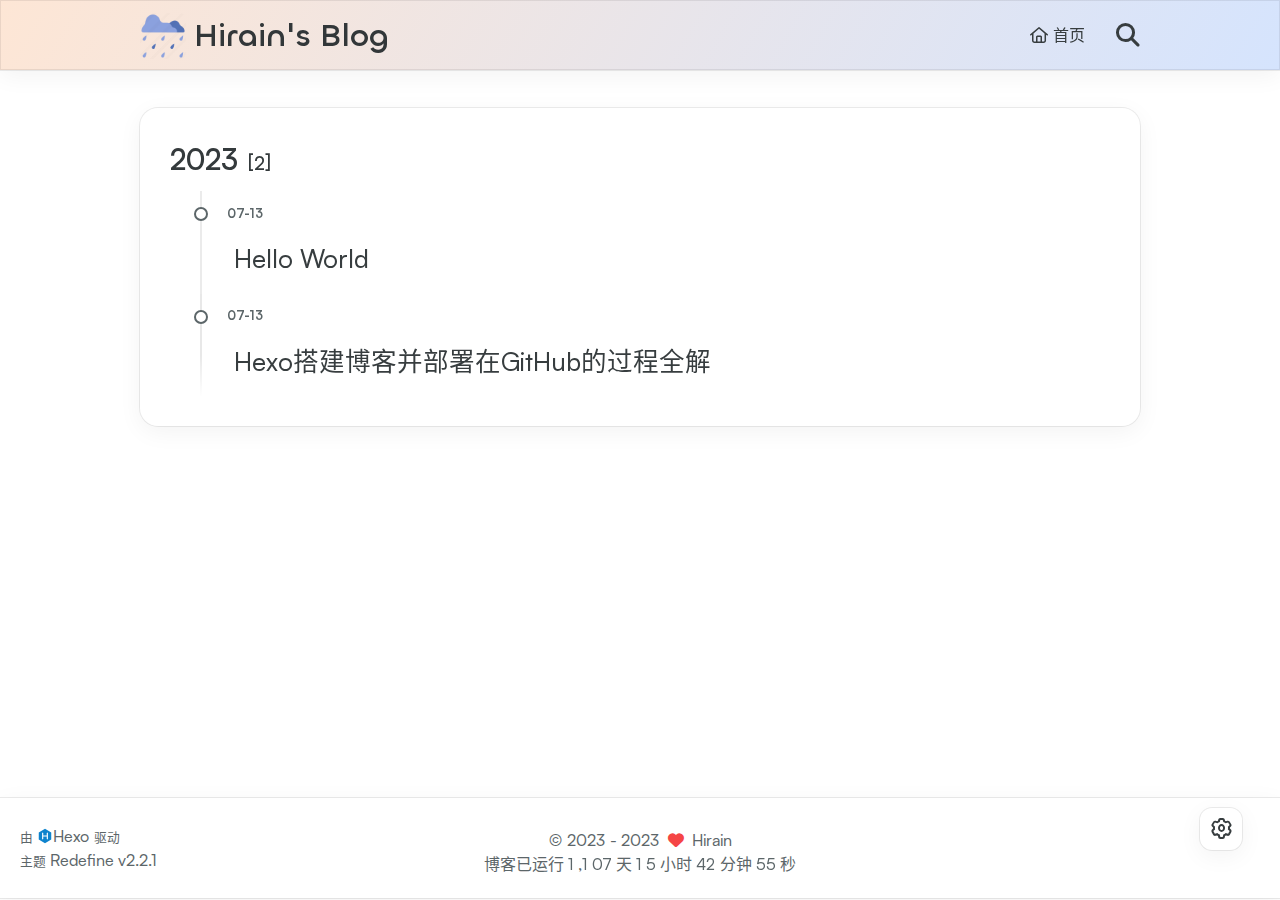
<file: archives/index.html>
<!DOCTYPE html>
<html lang="zh-CN">
<head>
    <meta charset="utf-8">
    <meta name="viewport" content="width=device-width, initial-scale=1">
    <meta name="keywords" content="Hexo Theme Redefine">
    
    <meta name="author" content="Hirain">
    <!-- preconnect -->
    <link rel="preconnect" href="https://fonts.googleapis.com">
    <link rel="preconnect" href="https://fonts.gstatic.com" crossorigin>
    
    
    <!--- Seo Part-->
    
    <link rel="canonical" href="https://52Rain.github.io.git/archives/"/>
    <meta name="robots" content="index,follow">
    <meta name="googlebot" content="index,follow">
    <meta name="revisit-after" content="1 days">
    
        <meta property="og:type" content="website">
<meta property="og:title" content="Hexo">
<meta property="og:url" content="https://52rain.github.io.git/archives/index.html">
<meta property="og:site_name" content="Hexo">
<meta property="og:locale" content="zh_CN">
<meta property="article:author" content="John Doe">
<meta name="twitter:card" content="summary">
    
    
    <!--- Icon Part-->
    <link rel="icon" type="image/png" href="/images/rain1.ico" sizes="192x192">
    <link rel="apple-touch-icon" sizes="180x180" href="/images/rain1.ico">
    <meta name="theme-color" content="#A31F34">
    <link rel="shortcut icon" href="/images/rain1.ico">
    <!--- Page Info-->
    
    <title>
        
            归档 -
        
        Hirain&#39;s Blog
    </title>
    
<link rel="stylesheet" href="/css/style.css">

    
<link rel="stylesheet" href="/fonts/fonts.css">

    
<link rel="stylesheet" href="/fonts/Satoshi/satoshi.css">

    
<link rel="stylesheet" href="/fonts/Chillax/chillax.css">

    <!--- Font Part-->
    
    
    
    

    <!--- Inject Part-->
    
    <script id="hexo-configurations">
    let Global = window.Global || {};
    Global.hexo_config = {"hostname":"52rain.github.io.git","root":"/","language":"zh-CN"};
    Global.theme_config = {"articles":{"style":{"font_size":"16px","line_height":1.5,"image_border_radius":"14px","image_alignment":"center","image_caption":false,"link_icon":true},"word_count":{"enable":true,"count":true,"min2read":true},"author_label":{"enable":true,"auto":true,"list":["Lv1","Lv2","Lv3"]},"code_block":{"copy":true,"style":"simple","font":{"enable":false,"family":null,"url":null}},"toc":{"enable":true,"max_depth":3,"number":false,"expand":true,"init_open":true},"copyright":true,"lazyload":true,"recommendation":{"enable":false,"title":"推荐阅读","limit":3,"mobile_limit":2,"placeholder":"/images/wallhaven-wqery6-light.webp","skip_dirs":[]}},"colors":{"primary":"#A31F34","secondary":null},"global":{"fonts":{"chinese":{"enable":false,"family":null,"url":null},"english":{"enable":false,"family":null,"url":null}},"content_max_width":"1000px","sidebar_width":"210px","hover":{"shadow":true,"scale":false},"scroll_progress":{"bar":false,"percentage":true},"busuanzi_counter":{"enable":false,"site_pv":true,"site_uv":true,"post_pv":true},"pjax":true,"open_graph":true,"google_analytics":{"enable":false,"id":null}},"home_banner":{"enable":true,"style":"fixed","image":{"light":"/images/home_page_light.png","dark":"/images/home_page_dark.png"},"title":"你好，这个世界！","subtitle":{"text":["空山新雨后，天气晚来秋。 ——王维","小楼一夜听春雨，深巷明朝卖杏花。 ——陆游","昨夜雨疏风骤，浓睡不消残酒。——李清照","云青青兮欲雨，水澹澹兮生烟。 ——李白"],"hitokoto":{"enable":false,"api":"https://v1.hitokoto.cn"},"typing_speed":100,"backing_speed":80,"starting_delay":500,"backing_delay":1500,"loop":true,"smart_backspace":true},"text_color":{"light":"#fff","dark":"#d1d1b6"},"text_style":{"title_size":"2.8rem","subtitle_size":"1.5rem","line_height":1.2},"custom_font":{"enable":false,"family":null,"url":null},"social_links":{"enable":false,"links":{"github":null,"instagram":null,"zhihu":null,"twitter":null,"email":null}}},"plugins":{"feed":{"enable":"ture"},"aplayer":{"enable":false,"type":"fixed","audios":[{"name":"Imagine","artist":"John Lennon","url":"https://evan.beee.top/music/Imagine%20-%20John%20Lennon.mp3","cover":"https://evan.beee.top/music/covers/Lennon_Imagine_Sleeve_1975.jpg"},{"name":"Something Just Like This","artist":"Coldplay","url":"https://evan.beee.top/music/Something%20Just%20Like%20This%20-%20The%20Chainsmokers%E3%80%81Coldplay.mp3","cover":"https://evan.beee.top/music/covers/Something_Just_Like_This.png"}]},"mermaid":{"enable":false,"version":"9.3.0"}},"version":"2.2.1","navbar":{"auto_hide":false,"color":{"left":"#f78736","right":"#367df7","transparency":35},"links":{"Home":{"path":"/","icon":"fa-regular fa-house"}},"search":{"enable":true,"preload":true}},"page_templates":{"friends_column":2,"tags_style":"blur"},"home":{"sidebar":{"enable":true,"position":"left","first_item":"menu","announcement":null,"links":{"Archives":{"path":"/archives","icon":"fa-regular fa-archive"},"Tags":{"path":"/tags","icon":"fa-regular fa-tags"},"Categories":{"path":"/categories","icon":"fa-regular fa-folder"}}},"article_date_format":"YYYY-MM-DD","categories":{"enable":true,"limit":3},"tags":{"enable":true,"limit":3}},"footerStart":"2023/7/12 21:30:00"};
    Global.language_ago = {"second":"%s 秒前","minute":"%s 分钟前","hour":"%s 小时前","day":"%s 天前","week":"%s 周前","month":"%s 个月前","year":"%s 年前"};
    Global.data_config = {"masonry":false};
  </script>
    
    <!--- Fontawesome Part-->
    
<link rel="stylesheet" href="/fontawesome/fontawesome.min.css">

    
<link rel="stylesheet" href="/fontawesome/brands.min.css">

    
<link rel="stylesheet" href="/fontawesome/solid.min.css">

    
<link rel="stylesheet" href="/fontawesome/regular.min.css">

    
    
    
    
<meta name="generator" content="Hexo 6.3.0"></head>


<body>
<div class="progress-bar-container">
    

    
        <span class="pjax-progress-bar"></span>
        <span class="pjax-progress-icon">
            <i class="fa-solid fa-circle-notch fa-spin"></i>
        </span>
    
</div>


<main class="page-container">

    

    <div class="main-content-container">

        <div class="main-content-header">
            <header class="navbar-container">
    
    <div class="navbar-content">
        <div class="left">
            
                <a class="logo-image" href="/">
                    <img src="/images/rain1.png">
                </a>
            
            <a class="logo-title" href="/">
                
                Hirain&#39;s Blog
                
            </a>
        </div>

        <div class="right">
            <!-- PC -->
            <div class="desktop">
                <ul class="navbar-list">
                    
                        
                            <li class="navbar-item">
                                <!-- Menu -->
                                <a class="" 
                                    href="/"  >
                                    
                                        
                                            <i class="fa-regular fa-house"></i>
                                        
                                        首页
                                    
                                </a>
                                <!-- Submenu -->
                                
                            </li>
                    
                    
                        <li class="navbar-item search search-popup-trigger">
                            <i class="fa-solid fa-magnifying-glass"></i>
                        </li>
                    
                </ul>
            </div>
            <!-- Mobile -->
            <div class="mobile">
                
                    <div class="icon-item search search-popup-trigger"><i class="fa-solid fa-magnifying-glass"></i></div>
                
                <div class="icon-item navbar-bar">
                    <div class="navbar-bar-middle"></div>
                </div>
            </div>
        </div>
    </div>

    <!-- Mobile drawer -->
    <div class="navbar-drawer">
        <ul class="drawer-navbar-list">
            
                
                    <li class="drawer-navbar-item flex-center">
                        <a class="" 
                        href="/"  >
                             
                                
                                    <i class="fa-regular fa-house"></i>
                                
                                首页
                            
                        </a>
                    </li>
                    <!-- Submenu -->
                    
            

        </ul>
    </div>

    <div class="window-mask"></div>

</header>


        </div>

        <div class="main-content-body">

            

            <div class="main-content">

                
                    <div class="fade-in-down-animation">
    <div class="archive-container ">
        
<div class="archive-list-container">
    
        <section class="archive-item">
            <div class="archive-item-header">
                <span class="archive-year">2023</span>
                <span class="archive-year-post-count">[2]</span>
            </div>
            <ul class="article-list">
              
              <li class="article-item" date-is='07-13'>
                <a href="/2023/07/13/hello-world/">
                  <span class="article-title">Hello World</span>
                </a>
              </li>
              
              <li class="article-item" date-is='07-13'>
                <a href="/2023/07/13/Hexo%E6%90%AD%E5%BB%BA%E5%8D%9A%E5%AE%A2%E5%B9%B6%E9%83%A8%E7%BD%B2%E5%9C%A8GitHub%E7%9A%84%E8%BF%87%E7%A8%8B%E5%85%A8%E8%A7%A3/">
                  <span class="article-title">Hexo搭建博客并部署在GitHub的过程全解</span>
                </a>
              </li>
              
            </ul>
        </section>
    
</div>

    </div>
</div>

                

            </div>
            
            

        </div>

        <div class="main-content-footer">
            <footer class="footer">
    <div class="info-container">
        <div class="copyright-info">
            &copy;
            
              <span>2023</span>
              -
            
            2023&nbsp;&nbsp;<i class="fa-solid fa-heart fa-beat" style="--fa-animation-duration: 0.5s; color: #f54545"></i>&nbsp;&nbsp;<a href="/">Hirain</a>
        </div>
        
        <div class="theme-info info-item">
            <span class="powered-by-container">由 <?xml version="1.0" encoding="utf-8"?><!DOCTYPE svg PUBLIC "-//W3C//DTD SVG 1.1//EN" "http://www.w3.org/Graphics/SVG/1.1/DTD/svg11.dtd"><svg version="1.1" id="圖層_1" xmlns="http://www.w3.org/2000/svg" xmlns:xlink="http://www.w3.org/1999/xlink" x="0px" y="0px" width="1rem" height="1rem" viewBox="0 0 512 512" enable-background="new 0 0 512 512" xml:space="preserve"><path fill="#0E83CD" d="M256.4,25.8l-200,115.5L56,371.5l199.6,114.7l200-115.5l0.4-230.2L256.4,25.8z M349,354.6l-18.4,10.7l-18.6-11V275H200v79.6l-18.4,10.7l-18.6-11v-197l18.5-10.6l18.5,10.8V237h112v-79.6l18.5-10.6l18.5,10.8V354.6z"/></svg><a target="_blank" href="https://hexo.io">Hexo</a> 驱动</span>
                <br>
            <span class="theme-version-container">主题&nbsp;<a class="theme-version" target="_blank" href="https://github.com/EvanNotFound/hexo-theme-redefine">Redefine v2.2.1</a>
        </div>
        
        
        
            <div>
                博客已运行 <span class="odometer" id="runtime_days" ></span> 天 <span class="odometer" id="runtime_hours"></span> 小时 <span class="odometer" id="runtime_minutes"></span> 分钟 <span class="odometer" id="runtime_seconds"></span> 秒
            </div>
        
        
        
            <script async data-pjax>
                try {
                    function odometer_init() {
                    const elements = document.querySelectorAll('.odometer');
                    elements.forEach(el => {
                        new Odometer({
                            el,
                            format: '( ddd).dd',
                            duration: 200
                        });
                    });
                    }
                    odometer_init();
                } catch (error) {}
            </script>
        
        
        
    </div>  
</footer>
        </div>
    </div>

    

    <div class="right-side-tools-container">
        <div class="side-tools-container">
    <ul class="hidden-tools-list">
        <li class="right-bottom-tools tool-font-adjust-plus flex-center">
            <i class="fa-regular fa-magnifying-glass-plus"></i>
        </li>

        <li class="right-bottom-tools tool-font-adjust-minus flex-center">
            <i class="fa-regular fa-magnifying-glass-minus"></i>
        </li>

        <li class="right-bottom-tools tool-expand-width flex-center">
            <i class="fa-regular fa-expand"></i>
        </li>

        <li class="right-bottom-tools tool-dark-light-toggle flex-center">
            <i class="fa-regular fa-moon"></i>
        </li>

        <!-- rss -->
        

        

        <li class="right-bottom-tools tool-scroll-to-bottom flex-center">
            <i class="fa-regular fa-arrow-down"></i>
        </li>
    </ul>

    <ul class="visible-tools-list">
        <li class="right-bottom-tools toggle-tools-list flex-center">
            <i class="fa-regular fa-cog fa-spin"></i>
        </li>
        
            <li class="right-bottom-tools tool-scroll-to-top flex-center">
                <i class="arrow-up fas fa-arrow-up"></i>
                <span class="percent"></span>
            </li>
        
        
    </ul>
</div>

    </div>

    <div class="image-viewer-container">
    <img src="">
</div>


    
        <div class="search-pop-overlay">
    <div class="popup search-popup">
        <div class="search-header">
          <span class="search-input-field-pre">
            <i class="fa-solid fa-keyboard"></i>
          </span>
            <div class="search-input-container">
                <input autocomplete="off"
                       autocorrect="off"
                       autocapitalize="off"
                       placeholder="搜索..."
                       spellcheck="false"
                       type="search"
                       class="search-input"
                >
            </div>
            <span class="popup-btn-close">
                <i class="fa-solid fa-times"></i>
            </span>
        </div>
        <div id="search-result">
            <div id="no-result">
                <i class="fa-solid fa-spinner fa-spin-pulse fa-5x fa-fw"></i>
            </div>
        </div>
    </div>
</div>

    


</main>




<script src="/js/utils.js"></script>

<script src="/js/main.js"></script>

<script src="/js/layouts/navbarShrink.js"></script>

<script src="/js/tools/scrollTopBottom.js"></script>

<script src="/js/tools/lightDarkSwitch.js"></script>



    
<script src="/js/tools/localSearch.js"></script>




    
<script src="/js/tools/codeBlock.js"></script>




    
<script src="/js/layouts/lazyload.js"></script>




    
<script src="/js/tools/runtime.js"></script>

    
<script src="/js/libs/odometer.min.js"></script>

    
<link rel="stylesheet" href="/assets/odometer-theme-minimal.css">




  
<script src="/js/libs/Typed.min.js"></script>

  
<script src="/js/plugins/typed.js"></script>







<div class="post-scripts pjax">
    
</div>


    
<script src="/js/libs/pjax.min.js"></script>

<script>
    window.addEventListener('DOMContentLoaded', () => {
        window.pjax = new Pjax({
            selectors: [
                'head title',
                '.page-container',
                '.pjax',
            ],
            history: true,
            debug: false,
            cacheBust: false,
            timeout: 0,
            analytics: false,
            currentUrlFullReload: false,
            scrollRestoration: false,
            // scrollTo: true,
        });

        document.addEventListener('pjax:send', () => {
            Global.utils.pjaxProgressBarStart();
        });

        document.addEventListener('pjax:complete', () => {
            Global.utils.pjaxProgressBarEnd();
            window.pjax.executeScripts(document.querySelectorAll('script[data-pjax], .pjax script'));
            Global.refresh();
        });
    });
</script>




</body>
</html>
</file>
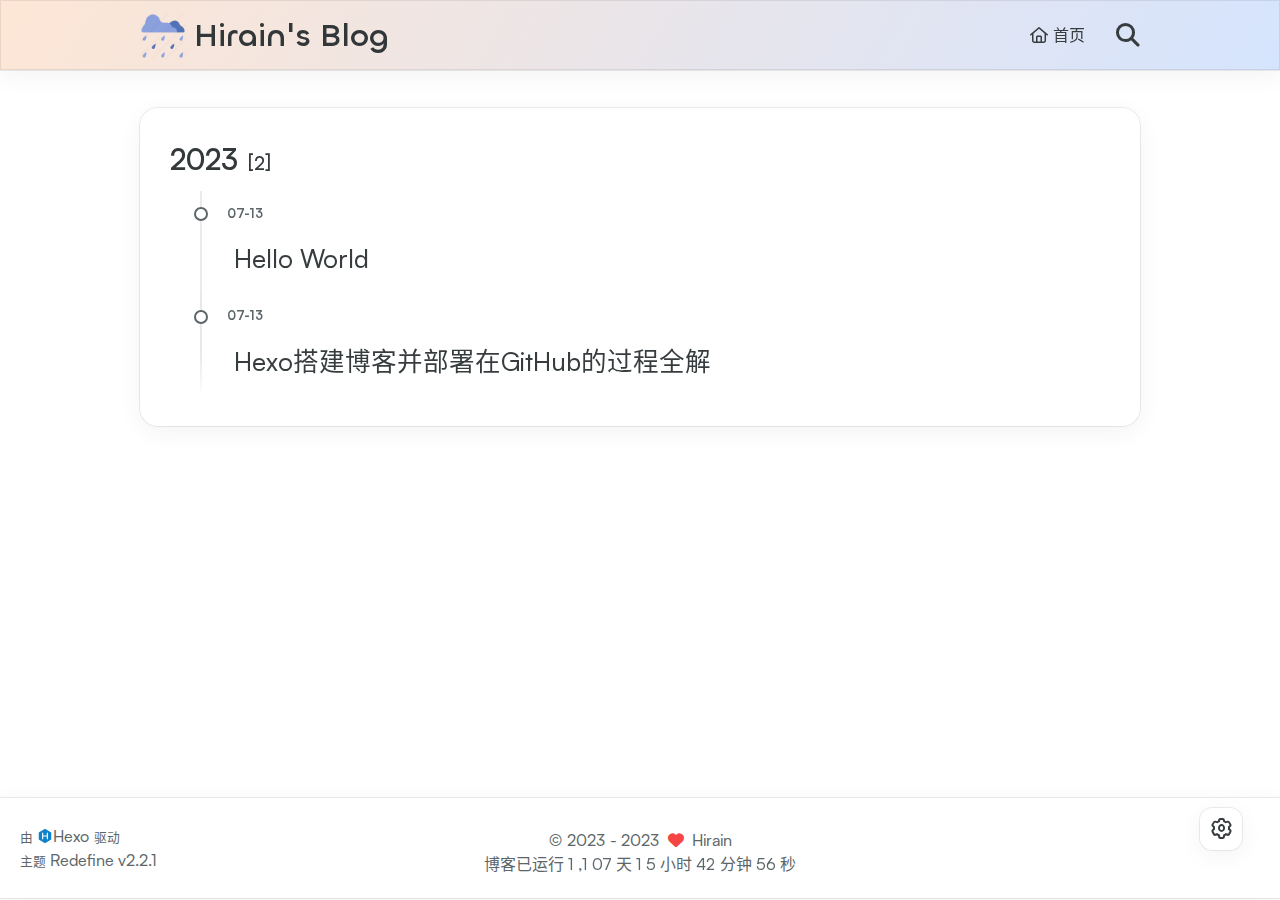
<file: archives/2023/index.html>
<!DOCTYPE html>
<html lang="zh-CN">
<head>
    <meta charset="utf-8">
    <meta name="viewport" content="width=device-width, initial-scale=1">
    <meta name="keywords" content="Hexo Theme Redefine">
    
    <meta name="author" content="Hirain">
    <!-- preconnect -->
    <link rel="preconnect" href="https://fonts.googleapis.com">
    <link rel="preconnect" href="https://fonts.gstatic.com" crossorigin>
    
    
    <!--- Seo Part-->
    
    <link rel="canonical" href="https://52Rain.github.io.git/archives/2023/"/>
    <meta name="robots" content="index,follow">
    <meta name="googlebot" content="index,follow">
    <meta name="revisit-after" content="1 days">
    
        <meta property="og:type" content="website">
<meta property="og:title" content="Hexo">
<meta property="og:url" content="https://52rain.github.io.git/archives/2023/index.html">
<meta property="og:site_name" content="Hexo">
<meta property="og:locale" content="zh_CN">
<meta property="article:author" content="John Doe">
<meta name="twitter:card" content="summary">
    
    
    <!--- Icon Part-->
    <link rel="icon" type="image/png" href="/images/rain1.ico" sizes="192x192">
    <link rel="apple-touch-icon" sizes="180x180" href="/images/rain1.ico">
    <meta name="theme-color" content="#A31F34">
    <link rel="shortcut icon" href="/images/rain1.ico">
    <!--- Page Info-->
    
    <title>
        
            归档: 2023 -
        
        Hirain&#39;s Blog
    </title>
    
<link rel="stylesheet" href="/css/style.css">

    
<link rel="stylesheet" href="/fonts/fonts.css">

    
<link rel="stylesheet" href="/fonts/Satoshi/satoshi.css">

    
<link rel="stylesheet" href="/fonts/Chillax/chillax.css">

    <!--- Font Part-->
    
    
    
    

    <!--- Inject Part-->
    
    <script id="hexo-configurations">
    let Global = window.Global || {};
    Global.hexo_config = {"hostname":"52rain.github.io.git","root":"/","language":"zh-CN"};
    Global.theme_config = {"articles":{"style":{"font_size":"16px","line_height":1.5,"image_border_radius":"14px","image_alignment":"center","image_caption":false,"link_icon":true},"word_count":{"enable":true,"count":true,"min2read":true},"author_label":{"enable":true,"auto":true,"list":["Lv1","Lv2","Lv3"]},"code_block":{"copy":true,"style":"simple","font":{"enable":false,"family":null,"url":null}},"toc":{"enable":true,"max_depth":3,"number":false,"expand":true,"init_open":true},"copyright":true,"lazyload":true,"recommendation":{"enable":false,"title":"推荐阅读","limit":3,"mobile_limit":2,"placeholder":"/images/wallhaven-wqery6-light.webp","skip_dirs":[]}},"colors":{"primary":"#A31F34","secondary":null},"global":{"fonts":{"chinese":{"enable":false,"family":null,"url":null},"english":{"enable":false,"family":null,"url":null}},"content_max_width":"1000px","sidebar_width":"210px","hover":{"shadow":true,"scale":false},"scroll_progress":{"bar":false,"percentage":true},"busuanzi_counter":{"enable":false,"site_pv":true,"site_uv":true,"post_pv":true},"pjax":true,"open_graph":true,"google_analytics":{"enable":false,"id":null}},"home_banner":{"enable":true,"style":"fixed","image":{"light":"/images/home_page_light.png","dark":"/images/home_page_dark.png"},"title":"你好，这个世界！","subtitle":{"text":["空山新雨后，天气晚来秋。 ——王维","小楼一夜听春雨，深巷明朝卖杏花。 ——陆游","昨夜雨疏风骤，浓睡不消残酒。——李清照","云青青兮欲雨，水澹澹兮生烟。 ——李白"],"hitokoto":{"enable":false,"api":"https://v1.hitokoto.cn"},"typing_speed":100,"backing_speed":80,"starting_delay":500,"backing_delay":1500,"loop":true,"smart_backspace":true},"text_color":{"light":"#fff","dark":"#d1d1b6"},"text_style":{"title_size":"2.8rem","subtitle_size":"1.5rem","line_height":1.2},"custom_font":{"enable":false,"family":null,"url":null},"social_links":{"enable":false,"links":{"github":null,"instagram":null,"zhihu":null,"twitter":null,"email":null}}},"plugins":{"feed":{"enable":"ture"},"aplayer":{"enable":false,"type":"fixed","audios":[{"name":"Imagine","artist":"John Lennon","url":"https://evan.beee.top/music/Imagine%20-%20John%20Lennon.mp3","cover":"https://evan.beee.top/music/covers/Lennon_Imagine_Sleeve_1975.jpg"},{"name":"Something Just Like This","artist":"Coldplay","url":"https://evan.beee.top/music/Something%20Just%20Like%20This%20-%20The%20Chainsmokers%E3%80%81Coldplay.mp3","cover":"https://evan.beee.top/music/covers/Something_Just_Like_This.png"}]},"mermaid":{"enable":false,"version":"9.3.0"}},"version":"2.2.1","navbar":{"auto_hide":false,"color":{"left":"#f78736","right":"#367df7","transparency":35},"links":{"Home":{"path":"/","icon":"fa-regular fa-house"}},"search":{"enable":true,"preload":true}},"page_templates":{"friends_column":2,"tags_style":"blur"},"home":{"sidebar":{"enable":true,"position":"left","first_item":"menu","announcement":null,"links":{"Archives":{"path":"/archives","icon":"fa-regular fa-archive"},"Tags":{"path":"/tags","icon":"fa-regular fa-tags"},"Categories":{"path":"/categories","icon":"fa-regular fa-folder"}}},"article_date_format":"YYYY-MM-DD","categories":{"enable":true,"limit":3},"tags":{"enable":true,"limit":3}},"footerStart":"2023/7/12 21:30:00"};
    Global.language_ago = {"second":"%s 秒前","minute":"%s 分钟前","hour":"%s 小时前","day":"%s 天前","week":"%s 周前","month":"%s 个月前","year":"%s 年前"};
    Global.data_config = {"masonry":false};
  </script>
    
    <!--- Fontawesome Part-->
    
<link rel="stylesheet" href="/fontawesome/fontawesome.min.css">

    
<link rel="stylesheet" href="/fontawesome/brands.min.css">

    
<link rel="stylesheet" href="/fontawesome/solid.min.css">

    
<link rel="stylesheet" href="/fontawesome/regular.min.css">

    
    
    
    
<meta name="generator" content="Hexo 6.3.0"></head>


<body>
<div class="progress-bar-container">
    

    
        <span class="pjax-progress-bar"></span>
        <span class="pjax-progress-icon">
            <i class="fa-solid fa-circle-notch fa-spin"></i>
        </span>
    
</div>


<main class="page-container">

    

    <div class="main-content-container">

        <div class="main-content-header">
            <header class="navbar-container">
    
    <div class="navbar-content">
        <div class="left">
            
                <a class="logo-image" href="/">
                    <img src="/images/rain1.png">
                </a>
            
            <a class="logo-title" href="/">
                
                Hirain&#39;s Blog
                
            </a>
        </div>

        <div class="right">
            <!-- PC -->
            <div class="desktop">
                <ul class="navbar-list">
                    
                        
                            <li class="navbar-item">
                                <!-- Menu -->
                                <a class="" 
                                    href="/"  >
                                    
                                        
                                            <i class="fa-regular fa-house"></i>
                                        
                                        首页
                                    
                                </a>
                                <!-- Submenu -->
                                
                            </li>
                    
                    
                        <li class="navbar-item search search-popup-trigger">
                            <i class="fa-solid fa-magnifying-glass"></i>
                        </li>
                    
                </ul>
            </div>
            <!-- Mobile -->
            <div class="mobile">
                
                    <div class="icon-item search search-popup-trigger"><i class="fa-solid fa-magnifying-glass"></i></div>
                
                <div class="icon-item navbar-bar">
                    <div class="navbar-bar-middle"></div>
                </div>
            </div>
        </div>
    </div>

    <!-- Mobile drawer -->
    <div class="navbar-drawer">
        <ul class="drawer-navbar-list">
            
                
                    <li class="drawer-navbar-item flex-center">
                        <a class="" 
                        href="/"  >
                             
                                
                                    <i class="fa-regular fa-house"></i>
                                
                                首页
                            
                        </a>
                    </li>
                    <!-- Submenu -->
                    
            

        </ul>
    </div>

    <div class="window-mask"></div>

</header>


        </div>

        <div class="main-content-body">

            

            <div class="main-content">

                
                    <div class="fade-in-down-animation">
    <div class="archive-container ">
        
<div class="archive-list-container">
    
        <section class="archive-item">
            <div class="archive-item-header">
                <span class="archive-year">2023</span>
                <span class="archive-year-post-count">[2]</span>
            </div>
            <ul class="article-list">
              
              <li class="article-item" date-is='07-13'>
                <a href="/2023/07/13/hello-world/">
                  <span class="article-title">Hello World</span>
                </a>
              </li>
              
              <li class="article-item" date-is='07-13'>
                <a href="/2023/07/13/Hexo%E6%90%AD%E5%BB%BA%E5%8D%9A%E5%AE%A2%E5%B9%B6%E9%83%A8%E7%BD%B2%E5%9C%A8GitHub%E7%9A%84%E8%BF%87%E7%A8%8B%E5%85%A8%E8%A7%A3/">
                  <span class="article-title">Hexo搭建博客并部署在GitHub的过程全解</span>
                </a>
              </li>
              
            </ul>
        </section>
    
</div>

    </div>
</div>

                

            </div>
            
            

        </div>

        <div class="main-content-footer">
            <footer class="footer">
    <div class="info-container">
        <div class="copyright-info">
            &copy;
            
              <span>2023</span>
              -
            
            2023&nbsp;&nbsp;<i class="fa-solid fa-heart fa-beat" style="--fa-animation-duration: 0.5s; color: #f54545"></i>&nbsp;&nbsp;<a href="/">Hirain</a>
        </div>
        
        <div class="theme-info info-item">
            <span class="powered-by-container">由 <?xml version="1.0" encoding="utf-8"?><!DOCTYPE svg PUBLIC "-//W3C//DTD SVG 1.1//EN" "http://www.w3.org/Graphics/SVG/1.1/DTD/svg11.dtd"><svg version="1.1" id="圖層_1" xmlns="http://www.w3.org/2000/svg" xmlns:xlink="http://www.w3.org/1999/xlink" x="0px" y="0px" width="1rem" height="1rem" viewBox="0 0 512 512" enable-background="new 0 0 512 512" xml:space="preserve"><path fill="#0E83CD" d="M256.4,25.8l-200,115.5L56,371.5l199.6,114.7l200-115.5l0.4-230.2L256.4,25.8z M349,354.6l-18.4,10.7l-18.6-11V275H200v79.6l-18.4,10.7l-18.6-11v-197l18.5-10.6l18.5,10.8V237h112v-79.6l18.5-10.6l18.5,10.8V354.6z"/></svg><a target="_blank" href="https://hexo.io">Hexo</a> 驱动</span>
                <br>
            <span class="theme-version-container">主题&nbsp;<a class="theme-version" target="_blank" href="https://github.com/EvanNotFound/hexo-theme-redefine">Redefine v2.2.1</a>
        </div>
        
        
        
            <div>
                博客已运行 <span class="odometer" id="runtime_days" ></span> 天 <span class="odometer" id="runtime_hours"></span> 小时 <span class="odometer" id="runtime_minutes"></span> 分钟 <span class="odometer" id="runtime_seconds"></span> 秒
            </div>
        
        
        
            <script async data-pjax>
                try {
                    function odometer_init() {
                    const elements = document.querySelectorAll('.odometer');
                    elements.forEach(el => {
                        new Odometer({
                            el,
                            format: '( ddd).dd',
                            duration: 200
                        });
                    });
                    }
                    odometer_init();
                } catch (error) {}
            </script>
        
        
        
    </div>  
</footer>
        </div>
    </div>

    

    <div class="right-side-tools-container">
        <div class="side-tools-container">
    <ul class="hidden-tools-list">
        <li class="right-bottom-tools tool-font-adjust-plus flex-center">
            <i class="fa-regular fa-magnifying-glass-plus"></i>
        </li>

        <li class="right-bottom-tools tool-font-adjust-minus flex-center">
            <i class="fa-regular fa-magnifying-glass-minus"></i>
        </li>

        <li class="right-bottom-tools tool-expand-width flex-center">
            <i class="fa-regular fa-expand"></i>
        </li>

        <li class="right-bottom-tools tool-dark-light-toggle flex-center">
            <i class="fa-regular fa-moon"></i>
        </li>

        <!-- rss -->
        

        

        <li class="right-bottom-tools tool-scroll-to-bottom flex-center">
            <i class="fa-regular fa-arrow-down"></i>
        </li>
    </ul>

    <ul class="visible-tools-list">
        <li class="right-bottom-tools toggle-tools-list flex-center">
            <i class="fa-regular fa-cog fa-spin"></i>
        </li>
        
            <li class="right-bottom-tools tool-scroll-to-top flex-center">
                <i class="arrow-up fas fa-arrow-up"></i>
                <span class="percent"></span>
            </li>
        
        
    </ul>
</div>

    </div>

    <div class="image-viewer-container">
    <img src="">
</div>


    
        <div class="search-pop-overlay">
    <div class="popup search-popup">
        <div class="search-header">
          <span class="search-input-field-pre">
            <i class="fa-solid fa-keyboard"></i>
          </span>
            <div class="search-input-container">
                <input autocomplete="off"
                       autocorrect="off"
                       autocapitalize="off"
                       placeholder="搜索..."
                       spellcheck="false"
                       type="search"
                       class="search-input"
                >
            </div>
            <span class="popup-btn-close">
                <i class="fa-solid fa-times"></i>
            </span>
        </div>
        <div id="search-result">
            <div id="no-result">
                <i class="fa-solid fa-spinner fa-spin-pulse fa-5x fa-fw"></i>
            </div>
        </div>
    </div>
</div>

    


</main>




<script src="/js/utils.js"></script>

<script src="/js/main.js"></script>

<script src="/js/layouts/navbarShrink.js"></script>

<script src="/js/tools/scrollTopBottom.js"></script>

<script src="/js/tools/lightDarkSwitch.js"></script>



    
<script src="/js/tools/localSearch.js"></script>




    
<script src="/js/tools/codeBlock.js"></script>




    
<script src="/js/layouts/lazyload.js"></script>




    
<script src="/js/tools/runtime.js"></script>

    
<script src="/js/libs/odometer.min.js"></script>

    
<link rel="stylesheet" href="/assets/odometer-theme-minimal.css">




  
<script src="/js/libs/Typed.min.js"></script>

  
<script src="/js/plugins/typed.js"></script>







<div class="post-scripts pjax">
    
</div>


    
<script src="/js/libs/pjax.min.js"></script>

<script>
    window.addEventListener('DOMContentLoaded', () => {
        window.pjax = new Pjax({
            selectors: [
                'head title',
                '.page-container',
                '.pjax',
            ],
            history: true,
            debug: false,
            cacheBust: false,
            timeout: 0,
            analytics: false,
            currentUrlFullReload: false,
            scrollRestoration: false,
            // scrollTo: true,
        });

        document.addEventListener('pjax:send', () => {
            Global.utils.pjaxProgressBarStart();
        });

        document.addEventListener('pjax:complete', () => {
            Global.utils.pjaxProgressBarEnd();
            window.pjax.executeScripts(document.querySelectorAll('script[data-pjax], .pjax script'));
            Global.refresh();
        });
    });
</script>




</body>
</html>
</file>
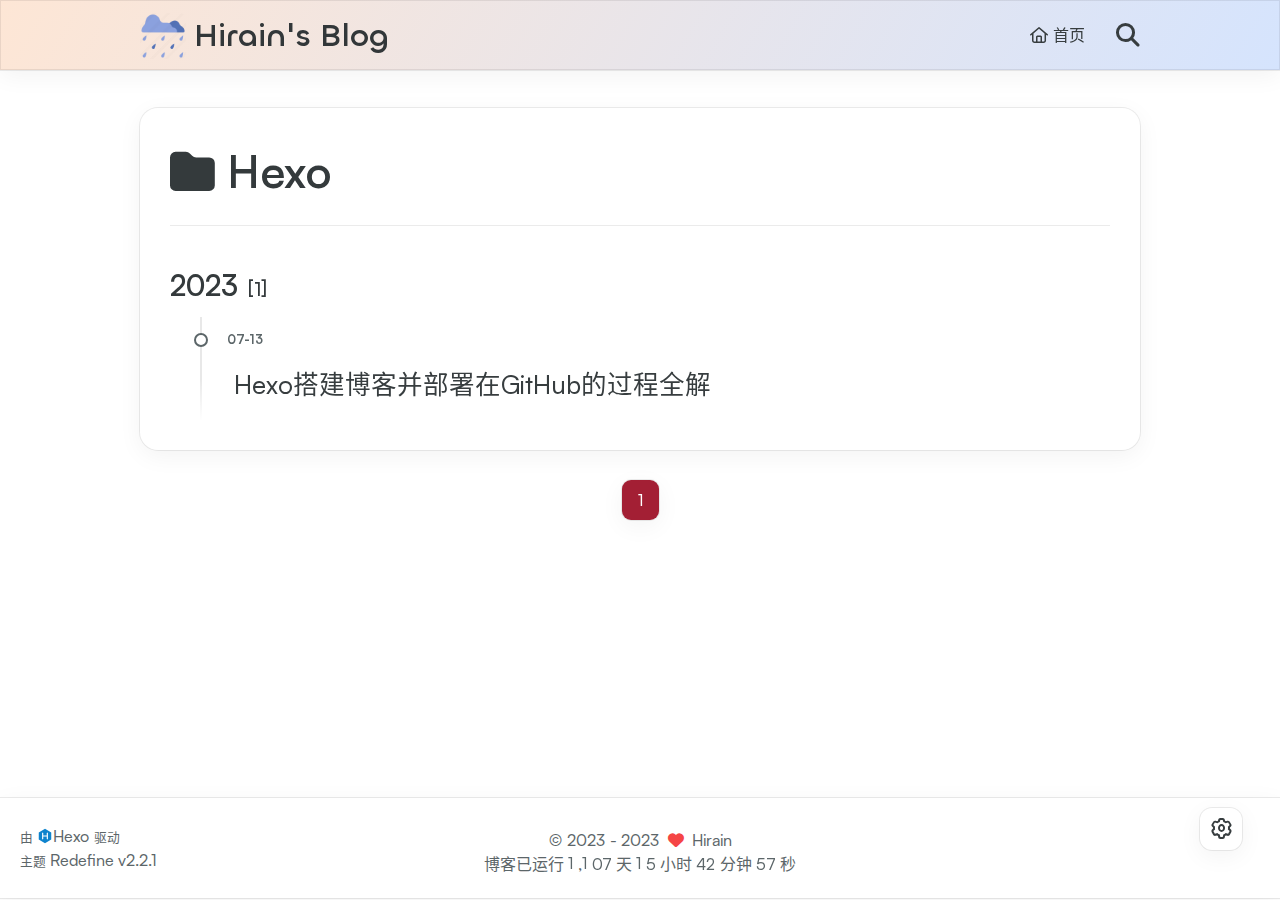
<file: categories/Hexo/index.html>
<!DOCTYPE html>
<html lang="zh-CN">
<head>
    <meta charset="utf-8">
    <meta name="viewport" content="width=device-width, initial-scale=1">
    <meta name="keywords" content="Hexo Theme Redefine">
    
    <meta name="author" content="Hirain">
    <!-- preconnect -->
    <link rel="preconnect" href="https://fonts.googleapis.com">
    <link rel="preconnect" href="https://fonts.gstatic.com" crossorigin>
    
    
    <!--- Seo Part-->
    
    <link rel="canonical" href="https://52Rain.github.io.git/categories/hexo/"/>
    <meta name="robots" content="index,follow">
    <meta name="googlebot" content="index,follow">
    <meta name="revisit-after" content="1 days">
    
        <meta property="og:type" content="website">
<meta property="og:title" content="Hexo">
<meta property="og:url" content="https://52rain.github.io.git/categories/Hexo/index.html">
<meta property="og:site_name" content="Hexo">
<meta property="og:locale" content="zh_CN">
<meta property="article:author" content="John Doe">
<meta name="twitter:card" content="summary">
    
    
    <!--- Icon Part-->
    <link rel="icon" type="image/png" href="/images/rain1.ico" sizes="192x192">
    <link rel="apple-touch-icon" sizes="180x180" href="/images/rain1.ico">
    <meta name="theme-color" content="#A31F34">
    <link rel="shortcut icon" href="/images/rain1.ico">
    <!--- Page Info-->
    
    <title>
        
            分类: Hexo -
        
        Hirain&#39;s Blog
    </title>
    
<link rel="stylesheet" href="/css/style.css">

    
<link rel="stylesheet" href="/fonts/fonts.css">

    
<link rel="stylesheet" href="/fonts/Satoshi/satoshi.css">

    
<link rel="stylesheet" href="/fonts/Chillax/chillax.css">

    <!--- Font Part-->
    
    
    
    

    <!--- Inject Part-->
    
    <script id="hexo-configurations">
    let Global = window.Global || {};
    Global.hexo_config = {"hostname":"52rain.github.io.git","root":"/","language":"zh-CN"};
    Global.theme_config = {"articles":{"style":{"font_size":"16px","line_height":1.5,"image_border_radius":"14px","image_alignment":"center","image_caption":false,"link_icon":true},"word_count":{"enable":true,"count":true,"min2read":true},"author_label":{"enable":true,"auto":true,"list":["Lv1","Lv2","Lv3"]},"code_block":{"copy":true,"style":"simple","font":{"enable":false,"family":null,"url":null}},"toc":{"enable":true,"max_depth":3,"number":false,"expand":true,"init_open":true},"copyright":true,"lazyload":true,"recommendation":{"enable":false,"title":"推荐阅读","limit":3,"mobile_limit":2,"placeholder":"/images/wallhaven-wqery6-light.webp","skip_dirs":[]}},"colors":{"primary":"#A31F34","secondary":null},"global":{"fonts":{"chinese":{"enable":false,"family":null,"url":null},"english":{"enable":false,"family":null,"url":null}},"content_max_width":"1000px","sidebar_width":"210px","hover":{"shadow":true,"scale":false},"scroll_progress":{"bar":false,"percentage":true},"busuanzi_counter":{"enable":false,"site_pv":true,"site_uv":true,"post_pv":true},"pjax":true,"open_graph":true,"google_analytics":{"enable":false,"id":null}},"home_banner":{"enable":true,"style":"fixed","image":{"light":"/images/home_page_light.png","dark":"/images/home_page_dark.png"},"title":"你好，这个世界！","subtitle":{"text":["空山新雨后，天气晚来秋。 ——王维","小楼一夜听春雨，深巷明朝卖杏花。 ——陆游","昨夜雨疏风骤，浓睡不消残酒。——李清照","云青青兮欲雨，水澹澹兮生烟。 ——李白"],"hitokoto":{"enable":false,"api":"https://v1.hitokoto.cn"},"typing_speed":100,"backing_speed":80,"starting_delay":500,"backing_delay":1500,"loop":true,"smart_backspace":true},"text_color":{"light":"#fff","dark":"#d1d1b6"},"text_style":{"title_size":"2.8rem","subtitle_size":"1.5rem","line_height":1.2},"custom_font":{"enable":false,"family":null,"url":null},"social_links":{"enable":false,"links":{"github":null,"instagram":null,"zhihu":null,"twitter":null,"email":null}}},"plugins":{"feed":{"enable":"ture"},"aplayer":{"enable":false,"type":"fixed","audios":[{"name":"Imagine","artist":"John Lennon","url":"https://evan.beee.top/music/Imagine%20-%20John%20Lennon.mp3","cover":"https://evan.beee.top/music/covers/Lennon_Imagine_Sleeve_1975.jpg"},{"name":"Something Just Like This","artist":"Coldplay","url":"https://evan.beee.top/music/Something%20Just%20Like%20This%20-%20The%20Chainsmokers%E3%80%81Coldplay.mp3","cover":"https://evan.beee.top/music/covers/Something_Just_Like_This.png"}]},"mermaid":{"enable":false,"version":"9.3.0"}},"version":"2.2.1","navbar":{"auto_hide":false,"color":{"left":"#f78736","right":"#367df7","transparency":35},"links":{"Home":{"path":"/","icon":"fa-regular fa-house"}},"search":{"enable":true,"preload":true}},"page_templates":{"friends_column":2,"tags_style":"blur"},"home":{"sidebar":{"enable":true,"position":"left","first_item":"menu","announcement":null,"links":{"Archives":{"path":"/archives","icon":"fa-regular fa-archive"},"Tags":{"path":"/tags","icon":"fa-regular fa-tags"},"Categories":{"path":"/categories","icon":"fa-regular fa-folder"}}},"article_date_format":"YYYY-MM-DD","categories":{"enable":true,"limit":3},"tags":{"enable":true,"limit":3}},"footerStart":"2023/7/12 21:30:00"};
    Global.language_ago = {"second":"%s 秒前","minute":"%s 分钟前","hour":"%s 小时前","day":"%s 天前","week":"%s 周前","month":"%s 个月前","year":"%s 年前"};
    Global.data_config = {"masonry":false};
  </script>
    
    <!--- Fontawesome Part-->
    
<link rel="stylesheet" href="/fontawesome/fontawesome.min.css">

    
<link rel="stylesheet" href="/fontawesome/brands.min.css">

    
<link rel="stylesheet" href="/fontawesome/solid.min.css">

    
<link rel="stylesheet" href="/fontawesome/regular.min.css">

    
    
    
    
<meta name="generator" content="Hexo 6.3.0"></head>


<body>
<div class="progress-bar-container">
    

    
        <span class="pjax-progress-bar"></span>
        <span class="pjax-progress-icon">
            <i class="fa-solid fa-circle-notch fa-spin"></i>
        </span>
    
</div>


<main class="page-container">

    

    <div class="main-content-container">

        <div class="main-content-header">
            <header class="navbar-container">
    
    <div class="navbar-content">
        <div class="left">
            
                <a class="logo-image" href="/">
                    <img src="/images/rain1.png">
                </a>
            
            <a class="logo-title" href="/">
                
                Hirain&#39;s Blog
                
            </a>
        </div>

        <div class="right">
            <!-- PC -->
            <div class="desktop">
                <ul class="navbar-list">
                    
                        
                            <li class="navbar-item">
                                <!-- Menu -->
                                <a class="" 
                                    href="/"  >
                                    
                                        
                                            <i class="fa-regular fa-house"></i>
                                        
                                        首页
                                    
                                </a>
                                <!-- Submenu -->
                                
                            </li>
                    
                    
                        <li class="navbar-item search search-popup-trigger">
                            <i class="fa-solid fa-magnifying-glass"></i>
                        </li>
                    
                </ul>
            </div>
            <!-- Mobile -->
            <div class="mobile">
                
                    <div class="icon-item search search-popup-trigger"><i class="fa-solid fa-magnifying-glass"></i></div>
                
                <div class="icon-item navbar-bar">
                    <div class="navbar-bar-middle"></div>
                </div>
            </div>
        </div>
    </div>

    <!-- Mobile drawer -->
    <div class="navbar-drawer">
        <ul class="drawer-navbar-list">
            
                
                    <li class="drawer-navbar-item flex-center">
                        <a class="" 
                        href="/"  >
                             
                                
                                    <i class="fa-regular fa-house"></i>
                                
                                首页
                            
                        </a>
                    </li>
                    <!-- Submenu -->
                    
            

        </ul>
    </div>

    <div class="window-mask"></div>

</header>


        </div>

        <div class="main-content-body">

            

            <div class="main-content">

                
                    <div class="fade-in-down-animation">
    <div class="category-container">
        <div class="category-name">
            <i class="fa-solid fa-folder"></i>&nbsp;Hexo
        </div>
        <div class="category-post-list">
            
<div class="archive-list-container">
    
        <section class="archive-item">
            <div class="archive-item-header">
                <span class="archive-year">2023</span>
                <span class="archive-year-post-count">[1]</span>
            </div>
            <ul class="article-list">
              
              <li class="article-item" date-is='07-13'>
                <a href="/2023/07/13/Hexo%E6%90%AD%E5%BB%BA%E5%8D%9A%E5%AE%A2%E5%B9%B6%E9%83%A8%E7%BD%B2%E5%9C%A8GitHub%E7%9A%84%E8%BF%87%E7%A8%8B%E5%85%A8%E8%A7%A3/">
                  <span class="article-title">Hexo搭建博客并部署在GitHub的过程全解</span>
                </a>
              </li>
              
            </ul>
        </section>
    
</div>

        </div>
    </div>
    <div class="category-paginator">
        <div class="paginator">
    <span class="page-number current">1</span>
</div>

    </div>
</div>


                

            </div>
            
            

        </div>

        <div class="main-content-footer">
            <footer class="footer">
    <div class="info-container">
        <div class="copyright-info">
            &copy;
            
              <span>2023</span>
              -
            
            2023&nbsp;&nbsp;<i class="fa-solid fa-heart fa-beat" style="--fa-animation-duration: 0.5s; color: #f54545"></i>&nbsp;&nbsp;<a href="/">Hirain</a>
        </div>
        
        <div class="theme-info info-item">
            <span class="powered-by-container">由 <?xml version="1.0" encoding="utf-8"?><!DOCTYPE svg PUBLIC "-//W3C//DTD SVG 1.1//EN" "http://www.w3.org/Graphics/SVG/1.1/DTD/svg11.dtd"><svg version="1.1" id="圖層_1" xmlns="http://www.w3.org/2000/svg" xmlns:xlink="http://www.w3.org/1999/xlink" x="0px" y="0px" width="1rem" height="1rem" viewBox="0 0 512 512" enable-background="new 0 0 512 512" xml:space="preserve"><path fill="#0E83CD" d="M256.4,25.8l-200,115.5L56,371.5l199.6,114.7l200-115.5l0.4-230.2L256.4,25.8z M349,354.6l-18.4,10.7l-18.6-11V275H200v79.6l-18.4,10.7l-18.6-11v-197l18.5-10.6l18.5,10.8V237h112v-79.6l18.5-10.6l18.5,10.8V354.6z"/></svg><a target="_blank" href="https://hexo.io">Hexo</a> 驱动</span>
                <br>
            <span class="theme-version-container">主题&nbsp;<a class="theme-version" target="_blank" href="https://github.com/EvanNotFound/hexo-theme-redefine">Redefine v2.2.1</a>
        </div>
        
        
        
            <div>
                博客已运行 <span class="odometer" id="runtime_days" ></span> 天 <span class="odometer" id="runtime_hours"></span> 小时 <span class="odometer" id="runtime_minutes"></span> 分钟 <span class="odometer" id="runtime_seconds"></span> 秒
            </div>
        
        
        
            <script async data-pjax>
                try {
                    function odometer_init() {
                    const elements = document.querySelectorAll('.odometer');
                    elements.forEach(el => {
                        new Odometer({
                            el,
                            format: '( ddd).dd',
                            duration: 200
                        });
                    });
                    }
                    odometer_init();
                } catch (error) {}
            </script>
        
        
        
    </div>  
</footer>
        </div>
    </div>

    

    <div class="right-side-tools-container">
        <div class="side-tools-container">
    <ul class="hidden-tools-list">
        <li class="right-bottom-tools tool-font-adjust-plus flex-center">
            <i class="fa-regular fa-magnifying-glass-plus"></i>
        </li>

        <li class="right-bottom-tools tool-font-adjust-minus flex-center">
            <i class="fa-regular fa-magnifying-glass-minus"></i>
        </li>

        <li class="right-bottom-tools tool-expand-width flex-center">
            <i class="fa-regular fa-expand"></i>
        </li>

        <li class="right-bottom-tools tool-dark-light-toggle flex-center">
            <i class="fa-regular fa-moon"></i>
        </li>

        <!-- rss -->
        

        

        <li class="right-bottom-tools tool-scroll-to-bottom flex-center">
            <i class="fa-regular fa-arrow-down"></i>
        </li>
    </ul>

    <ul class="visible-tools-list">
        <li class="right-bottom-tools toggle-tools-list flex-center">
            <i class="fa-regular fa-cog fa-spin"></i>
        </li>
        
            <li class="right-bottom-tools tool-scroll-to-top flex-center">
                <i class="arrow-up fas fa-arrow-up"></i>
                <span class="percent"></span>
            </li>
        
        
    </ul>
</div>

    </div>

    <div class="image-viewer-container">
    <img src="">
</div>


    
        <div class="search-pop-overlay">
    <div class="popup search-popup">
        <div class="search-header">
          <span class="search-input-field-pre">
            <i class="fa-solid fa-keyboard"></i>
          </span>
            <div class="search-input-container">
                <input autocomplete="off"
                       autocorrect="off"
                       autocapitalize="off"
                       placeholder="搜索..."
                       spellcheck="false"
                       type="search"
                       class="search-input"
                >
            </div>
            <span class="popup-btn-close">
                <i class="fa-solid fa-times"></i>
            </span>
        </div>
        <div id="search-result">
            <div id="no-result">
                <i class="fa-solid fa-spinner fa-spin-pulse fa-5x fa-fw"></i>
            </div>
        </div>
    </div>
</div>

    


</main>




<script src="/js/utils.js"></script>

<script src="/js/main.js"></script>

<script src="/js/layouts/navbarShrink.js"></script>

<script src="/js/tools/scrollTopBottom.js"></script>

<script src="/js/tools/lightDarkSwitch.js"></script>



    
<script src="/js/tools/localSearch.js"></script>




    
<script src="/js/tools/codeBlock.js"></script>




    
<script src="/js/layouts/lazyload.js"></script>




    
<script src="/js/tools/runtime.js"></script>

    
<script src="/js/libs/odometer.min.js"></script>

    
<link rel="stylesheet" href="/assets/odometer-theme-minimal.css">




  
<script src="/js/libs/Typed.min.js"></script>

  
<script src="/js/plugins/typed.js"></script>







<div class="post-scripts pjax">
    
</div>


    
<script src="/js/libs/pjax.min.js"></script>

<script>
    window.addEventListener('DOMContentLoaded', () => {
        window.pjax = new Pjax({
            selectors: [
                'head title',
                '.page-container',
                '.pjax',
            ],
            history: true,
            debug: false,
            cacheBust: false,
            timeout: 0,
            analytics: false,
            currentUrlFullReload: false,
            scrollRestoration: false,
            // scrollTo: true,
        });

        document.addEventListener('pjax:send', () => {
            Global.utils.pjaxProgressBarStart();
        });

        document.addEventListener('pjax:complete', () => {
            Global.utils.pjaxProgressBarEnd();
            window.pjax.executeScripts(document.querySelectorAll('script[data-pjax], .pjax script'));
            Global.refresh();
        });
    });
</script>




</body>
</html>
</file>
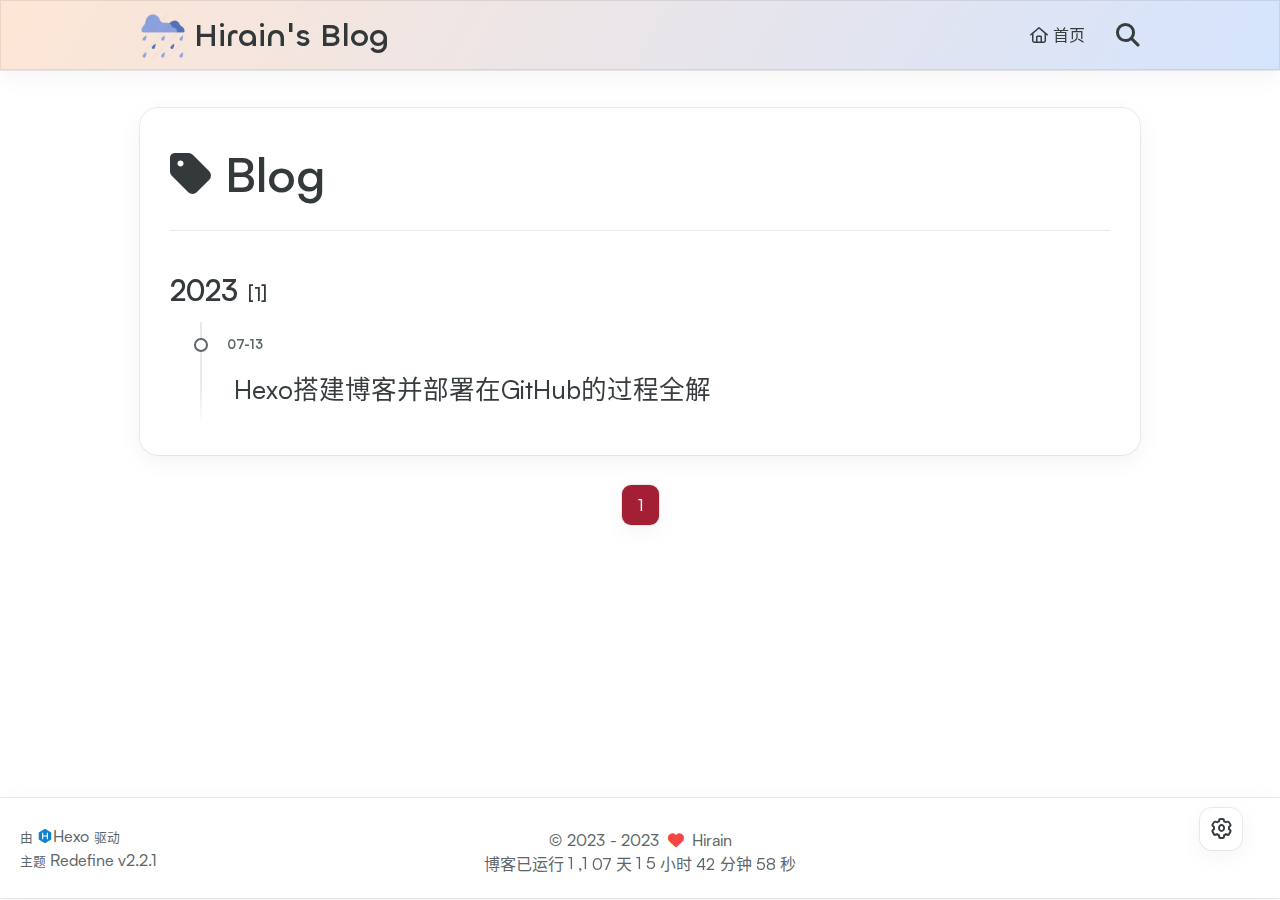
<file: tags/Blog/index.html>
<!DOCTYPE html>
<html lang="zh-CN">
<head>
    <meta charset="utf-8">
    <meta name="viewport" content="width=device-width, initial-scale=1">
    <meta name="keywords" content="Hexo Theme Redefine">
    
    <meta name="author" content="Hirain">
    <!-- preconnect -->
    <link rel="preconnect" href="https://fonts.googleapis.com">
    <link rel="preconnect" href="https://fonts.gstatic.com" crossorigin>
    
    
    <!--- Seo Part-->
    
    <link rel="canonical" href="https://52Rain.github.io.git/tags/blog/"/>
    <meta name="robots" content="index,follow">
    <meta name="googlebot" content="index,follow">
    <meta name="revisit-after" content="1 days">
    
        <meta property="og:type" content="website">
<meta property="og:title" content="Hexo">
<meta property="og:url" content="https://52rain.github.io.git/tags/Blog/index.html">
<meta property="og:site_name" content="Hexo">
<meta property="og:locale" content="zh_CN">
<meta property="article:author" content="John Doe">
<meta name="twitter:card" content="summary">
    
    
    <!--- Icon Part-->
    <link rel="icon" type="image/png" href="/images/rain1.ico" sizes="192x192">
    <link rel="apple-touch-icon" sizes="180x180" href="/images/rain1.ico">
    <meta name="theme-color" content="#A31F34">
    <link rel="shortcut icon" href="/images/rain1.ico">
    <!--- Page Info-->
    
    <title>
        
            标签: Blog -
        
        Hirain&#39;s Blog
    </title>
    
<link rel="stylesheet" href="/css/style.css">

    
<link rel="stylesheet" href="/fonts/fonts.css">

    
<link rel="stylesheet" href="/fonts/Satoshi/satoshi.css">

    
<link rel="stylesheet" href="/fonts/Chillax/chillax.css">

    <!--- Font Part-->
    
    
    
    

    <!--- Inject Part-->
    
    <script id="hexo-configurations">
    let Global = window.Global || {};
    Global.hexo_config = {"hostname":"52rain.github.io.git","root":"/","language":"zh-CN"};
    Global.theme_config = {"articles":{"style":{"font_size":"16px","line_height":1.5,"image_border_radius":"14px","image_alignment":"center","image_caption":false,"link_icon":true},"word_count":{"enable":true,"count":true,"min2read":true},"author_label":{"enable":true,"auto":true,"list":["Lv1","Lv2","Lv3"]},"code_block":{"copy":true,"style":"simple","font":{"enable":false,"family":null,"url":null}},"toc":{"enable":true,"max_depth":3,"number":false,"expand":true,"init_open":true},"copyright":true,"lazyload":true,"recommendation":{"enable":false,"title":"推荐阅读","limit":3,"mobile_limit":2,"placeholder":"/images/wallhaven-wqery6-light.webp","skip_dirs":[]}},"colors":{"primary":"#A31F34","secondary":null},"global":{"fonts":{"chinese":{"enable":false,"family":null,"url":null},"english":{"enable":false,"family":null,"url":null}},"content_max_width":"1000px","sidebar_width":"210px","hover":{"shadow":true,"scale":false},"scroll_progress":{"bar":false,"percentage":true},"busuanzi_counter":{"enable":false,"site_pv":true,"site_uv":true,"post_pv":true},"pjax":true,"open_graph":true,"google_analytics":{"enable":false,"id":null}},"home_banner":{"enable":true,"style":"fixed","image":{"light":"/images/home_page_light.png","dark":"/images/home_page_dark.png"},"title":"你好，这个世界！","subtitle":{"text":["空山新雨后，天气晚来秋。 ——王维","小楼一夜听春雨，深巷明朝卖杏花。 ——陆游","昨夜雨疏风骤，浓睡不消残酒。——李清照","云青青兮欲雨，水澹澹兮生烟。 ——李白"],"hitokoto":{"enable":false,"api":"https://v1.hitokoto.cn"},"typing_speed":100,"backing_speed":80,"starting_delay":500,"backing_delay":1500,"loop":true,"smart_backspace":true},"text_color":{"light":"#fff","dark":"#d1d1b6"},"text_style":{"title_size":"2.8rem","subtitle_size":"1.5rem","line_height":1.2},"custom_font":{"enable":false,"family":null,"url":null},"social_links":{"enable":false,"links":{"github":null,"instagram":null,"zhihu":null,"twitter":null,"email":null}}},"plugins":{"feed":{"enable":"ture"},"aplayer":{"enable":false,"type":"fixed","audios":[{"name":"Imagine","artist":"John Lennon","url":"https://evan.beee.top/music/Imagine%20-%20John%20Lennon.mp3","cover":"https://evan.beee.top/music/covers/Lennon_Imagine_Sleeve_1975.jpg"},{"name":"Something Just Like This","artist":"Coldplay","url":"https://evan.beee.top/music/Something%20Just%20Like%20This%20-%20The%20Chainsmokers%E3%80%81Coldplay.mp3","cover":"https://evan.beee.top/music/covers/Something_Just_Like_This.png"}]},"mermaid":{"enable":false,"version":"9.3.0"}},"version":"2.2.1","navbar":{"auto_hide":false,"color":{"left":"#f78736","right":"#367df7","transparency":35},"links":{"Home":{"path":"/","icon":"fa-regular fa-house"}},"search":{"enable":true,"preload":true}},"page_templates":{"friends_column":2,"tags_style":"blur"},"home":{"sidebar":{"enable":true,"position":"left","first_item":"menu","announcement":null,"links":{"Archives":{"path":"/archives","icon":"fa-regular fa-archive"},"Tags":{"path":"/tags","icon":"fa-regular fa-tags"},"Categories":{"path":"/categories","icon":"fa-regular fa-folder"}}},"article_date_format":"YYYY-MM-DD","categories":{"enable":true,"limit":3},"tags":{"enable":true,"limit":3}},"footerStart":"2023/7/12 21:30:00"};
    Global.language_ago = {"second":"%s 秒前","minute":"%s 分钟前","hour":"%s 小时前","day":"%s 天前","week":"%s 周前","month":"%s 个月前","year":"%s 年前"};
    Global.data_config = {"masonry":false};
  </script>
    
    <!--- Fontawesome Part-->
    
<link rel="stylesheet" href="/fontawesome/fontawesome.min.css">

    
<link rel="stylesheet" href="/fontawesome/brands.min.css">

    
<link rel="stylesheet" href="/fontawesome/solid.min.css">

    
<link rel="stylesheet" href="/fontawesome/regular.min.css">

    
    
    
    
<meta name="generator" content="Hexo 6.3.0"></head>


<body>
<div class="progress-bar-container">
    

    
        <span class="pjax-progress-bar"></span>
        <span class="pjax-progress-icon">
            <i class="fa-solid fa-circle-notch fa-spin"></i>
        </span>
    
</div>


<main class="page-container">

    

    <div class="main-content-container">

        <div class="main-content-header">
            <header class="navbar-container">
    
    <div class="navbar-content">
        <div class="left">
            
                <a class="logo-image" href="/">
                    <img src="/images/rain1.png">
                </a>
            
            <a class="logo-title" href="/">
                
                Hirain&#39;s Blog
                
            </a>
        </div>

        <div class="right">
            <!-- PC -->
            <div class="desktop">
                <ul class="navbar-list">
                    
                        
                            <li class="navbar-item">
                                <!-- Menu -->
                                <a class="" 
                                    href="/"  >
                                    
                                        
                                            <i class="fa-regular fa-house"></i>
                                        
                                        首页
                                    
                                </a>
                                <!-- Submenu -->
                                
                            </li>
                    
                    
                        <li class="navbar-item search search-popup-trigger">
                            <i class="fa-solid fa-magnifying-glass"></i>
                        </li>
                    
                </ul>
            </div>
            <!-- Mobile -->
            <div class="mobile">
                
                    <div class="icon-item search search-popup-trigger"><i class="fa-solid fa-magnifying-glass"></i></div>
                
                <div class="icon-item navbar-bar">
                    <div class="navbar-bar-middle"></div>
                </div>
            </div>
        </div>
    </div>

    <!-- Mobile drawer -->
    <div class="navbar-drawer">
        <ul class="drawer-navbar-list">
            
                
                    <li class="drawer-navbar-item flex-center">
                        <a class="" 
                        href="/"  >
                             
                                
                                    <i class="fa-regular fa-house"></i>
                                
                                首页
                            
                        </a>
                    </li>
                    <!-- Submenu -->
                    
            

        </ul>
    </div>

    <div class="window-mask"></div>

</header>


        </div>

        <div class="main-content-body">

            

            <div class="main-content">

                
                    <div class="fade-in-down-animation">
    <div class="tag-container">
        <div class="tag-name"><i class="fa-solid fa-tag"></i>&nbsp;Blog
        </div>
        <div class="tag-post-list">
            
<div class="archive-list-container">
    
        <section class="archive-item">
            <div class="archive-item-header">
                <span class="archive-year">2023</span>
                <span class="archive-year-post-count">[1]</span>
            </div>
            <ul class="article-list">
              
              <li class="article-item" date-is='07-13'>
                <a href="/2023/07/13/Hexo%E6%90%AD%E5%BB%BA%E5%8D%9A%E5%AE%A2%E5%B9%B6%E9%83%A8%E7%BD%B2%E5%9C%A8GitHub%E7%9A%84%E8%BF%87%E7%A8%8B%E5%85%A8%E8%A7%A3/">
                  <span class="article-title">Hexo搭建博客并部署在GitHub的过程全解</span>
                </a>
              </li>
              
            </ul>
        </section>
    
</div>

        </div>
    </div>

    <div class="tag-paginator">
        <div class="paginator">
    <span class="page-number current">1</span>
</div>

    </div>
</div>


                

            </div>
            
            

        </div>

        <div class="main-content-footer">
            <footer class="footer">
    <div class="info-container">
        <div class="copyright-info">
            &copy;
            
              <span>2023</span>
              -
            
            2023&nbsp;&nbsp;<i class="fa-solid fa-heart fa-beat" style="--fa-animation-duration: 0.5s; color: #f54545"></i>&nbsp;&nbsp;<a href="/">Hirain</a>
        </div>
        
        <div class="theme-info info-item">
            <span class="powered-by-container">由 <?xml version="1.0" encoding="utf-8"?><!DOCTYPE svg PUBLIC "-//W3C//DTD SVG 1.1//EN" "http://www.w3.org/Graphics/SVG/1.1/DTD/svg11.dtd"><svg version="1.1" id="圖層_1" xmlns="http://www.w3.org/2000/svg" xmlns:xlink="http://www.w3.org/1999/xlink" x="0px" y="0px" width="1rem" height="1rem" viewBox="0 0 512 512" enable-background="new 0 0 512 512" xml:space="preserve"><path fill="#0E83CD" d="M256.4,25.8l-200,115.5L56,371.5l199.6,114.7l200-115.5l0.4-230.2L256.4,25.8z M349,354.6l-18.4,10.7l-18.6-11V275H200v79.6l-18.4,10.7l-18.6-11v-197l18.5-10.6l18.5,10.8V237h112v-79.6l18.5-10.6l18.5,10.8V354.6z"/></svg><a target="_blank" href="https://hexo.io">Hexo</a> 驱动</span>
                <br>
            <span class="theme-version-container">主题&nbsp;<a class="theme-version" target="_blank" href="https://github.com/EvanNotFound/hexo-theme-redefine">Redefine v2.2.1</a>
        </div>
        
        
        
            <div>
                博客已运行 <span class="odometer" id="runtime_days" ></span> 天 <span class="odometer" id="runtime_hours"></span> 小时 <span class="odometer" id="runtime_minutes"></span> 分钟 <span class="odometer" id="runtime_seconds"></span> 秒
            </div>
        
        
        
            <script async data-pjax>
                try {
                    function odometer_init() {
                    const elements = document.querySelectorAll('.odometer');
                    elements.forEach(el => {
                        new Odometer({
                            el,
                            format: '( ddd).dd',
                            duration: 200
                        });
                    });
                    }
                    odometer_init();
                } catch (error) {}
            </script>
        
        
        
    </div>  
</footer>
        </div>
    </div>

    

    <div class="right-side-tools-container">
        <div class="side-tools-container">
    <ul class="hidden-tools-list">
        <li class="right-bottom-tools tool-font-adjust-plus flex-center">
            <i class="fa-regular fa-magnifying-glass-plus"></i>
        </li>

        <li class="right-bottom-tools tool-font-adjust-minus flex-center">
            <i class="fa-regular fa-magnifying-glass-minus"></i>
        </li>

        <li class="right-bottom-tools tool-expand-width flex-center">
            <i class="fa-regular fa-expand"></i>
        </li>

        <li class="right-bottom-tools tool-dark-light-toggle flex-center">
            <i class="fa-regular fa-moon"></i>
        </li>

        <!-- rss -->
        

        

        <li class="right-bottom-tools tool-scroll-to-bottom flex-center">
            <i class="fa-regular fa-arrow-down"></i>
        </li>
    </ul>

    <ul class="visible-tools-list">
        <li class="right-bottom-tools toggle-tools-list flex-center">
            <i class="fa-regular fa-cog fa-spin"></i>
        </li>
        
            <li class="right-bottom-tools tool-scroll-to-top flex-center">
                <i class="arrow-up fas fa-arrow-up"></i>
                <span class="percent"></span>
            </li>
        
        
    </ul>
</div>

    </div>

    <div class="image-viewer-container">
    <img src="">
</div>


    
        <div class="search-pop-overlay">
    <div class="popup search-popup">
        <div class="search-header">
          <span class="search-input-field-pre">
            <i class="fa-solid fa-keyboard"></i>
          </span>
            <div class="search-input-container">
                <input autocomplete="off"
                       autocorrect="off"
                       autocapitalize="off"
                       placeholder="搜索..."
                       spellcheck="false"
                       type="search"
                       class="search-input"
                >
            </div>
            <span class="popup-btn-close">
                <i class="fa-solid fa-times"></i>
            </span>
        </div>
        <div id="search-result">
            <div id="no-result">
                <i class="fa-solid fa-spinner fa-spin-pulse fa-5x fa-fw"></i>
            </div>
        </div>
    </div>
</div>

    


</main>




<script src="/js/utils.js"></script>

<script src="/js/main.js"></script>

<script src="/js/layouts/navbarShrink.js"></script>

<script src="/js/tools/scrollTopBottom.js"></script>

<script src="/js/tools/lightDarkSwitch.js"></script>



    
<script src="/js/tools/localSearch.js"></script>




    
<script src="/js/tools/codeBlock.js"></script>




    
<script src="/js/layouts/lazyload.js"></script>




    
<script src="/js/tools/runtime.js"></script>

    
<script src="/js/libs/odometer.min.js"></script>

    
<link rel="stylesheet" href="/assets/odometer-theme-minimal.css">




  
<script src="/js/libs/Typed.min.js"></script>

  
<script src="/js/plugins/typed.js"></script>







<div class="post-scripts pjax">
    
</div>


    
<script src="/js/libs/pjax.min.js"></script>

<script>
    window.addEventListener('DOMContentLoaded', () => {
        window.pjax = new Pjax({
            selectors: [
                'head title',
                '.page-container',
                '.pjax',
            ],
            history: true,
            debug: false,
            cacheBust: false,
            timeout: 0,
            analytics: false,
            currentUrlFullReload: false,
            scrollRestoration: false,
            // scrollTo: true,
        });

        document.addEventListener('pjax:send', () => {
            Global.utils.pjaxProgressBarStart();
        });

        document.addEventListener('pjax:complete', () => {
            Global.utils.pjaxProgressBarEnd();
            window.pjax.executeScripts(document.querySelectorAll('script[data-pjax], .pjax script'));
            Global.refresh();
        });
    });
</script>




</body>
</html>
</file>
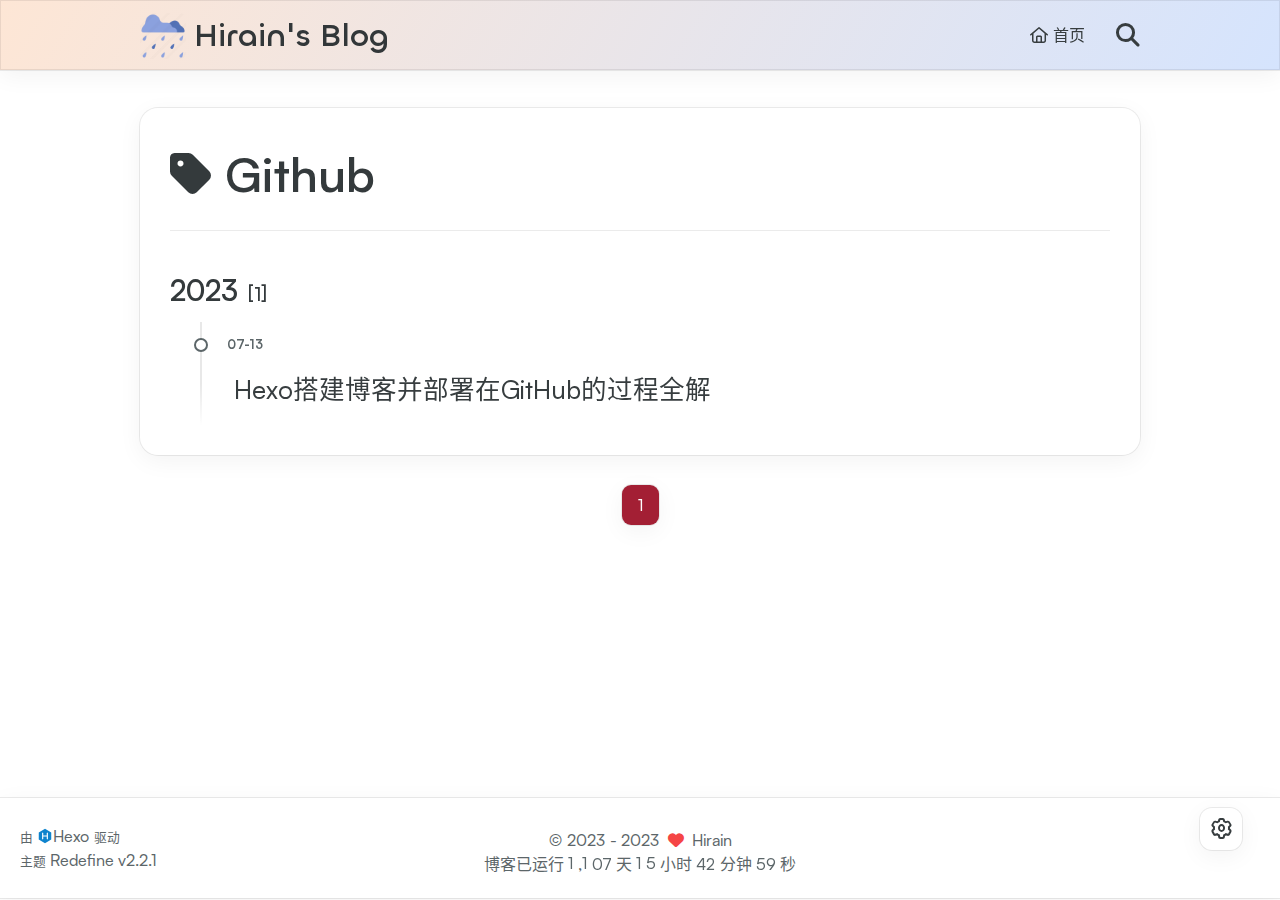
<file: tags/Github/index.html>
<!DOCTYPE html>
<html lang="zh-CN">
<head>
    <meta charset="utf-8">
    <meta name="viewport" content="width=device-width, initial-scale=1">
    <meta name="keywords" content="Hexo Theme Redefine">
    
    <meta name="author" content="Hirain">
    <!-- preconnect -->
    <link rel="preconnect" href="https://fonts.googleapis.com">
    <link rel="preconnect" href="https://fonts.gstatic.com" crossorigin>
    
    
    <!--- Seo Part-->
    
    <link rel="canonical" href="https://52Rain.github.io.git/tags/github/"/>
    <meta name="robots" content="index,follow">
    <meta name="googlebot" content="index,follow">
    <meta name="revisit-after" content="1 days">
    
        <meta property="og:type" content="website">
<meta property="og:title" content="Hexo">
<meta property="og:url" content="https://52rain.github.io.git/tags/Github/index.html">
<meta property="og:site_name" content="Hexo">
<meta property="og:locale" content="zh_CN">
<meta property="article:author" content="John Doe">
<meta name="twitter:card" content="summary">
    
    
    <!--- Icon Part-->
    <link rel="icon" type="image/png" href="/images/rain1.ico" sizes="192x192">
    <link rel="apple-touch-icon" sizes="180x180" href="/images/rain1.ico">
    <meta name="theme-color" content="#A31F34">
    <link rel="shortcut icon" href="/images/rain1.ico">
    <!--- Page Info-->
    
    <title>
        
            标签: Github -
        
        Hirain&#39;s Blog
    </title>
    
<link rel="stylesheet" href="/css/style.css">

    
<link rel="stylesheet" href="/fonts/fonts.css">

    
<link rel="stylesheet" href="/fonts/Satoshi/satoshi.css">

    
<link rel="stylesheet" href="/fonts/Chillax/chillax.css">

    <!--- Font Part-->
    
    
    
    

    <!--- Inject Part-->
    
    <script id="hexo-configurations">
    let Global = window.Global || {};
    Global.hexo_config = {"hostname":"52rain.github.io.git","root":"/","language":"zh-CN"};
    Global.theme_config = {"articles":{"style":{"font_size":"16px","line_height":1.5,"image_border_radius":"14px","image_alignment":"center","image_caption":false,"link_icon":true},"word_count":{"enable":true,"count":true,"min2read":true},"author_label":{"enable":true,"auto":true,"list":["Lv1","Lv2","Lv3"]},"code_block":{"copy":true,"style":"simple","font":{"enable":false,"family":null,"url":null}},"toc":{"enable":true,"max_depth":3,"number":false,"expand":true,"init_open":true},"copyright":true,"lazyload":true,"recommendation":{"enable":false,"title":"推荐阅读","limit":3,"mobile_limit":2,"placeholder":"/images/wallhaven-wqery6-light.webp","skip_dirs":[]}},"colors":{"primary":"#A31F34","secondary":null},"global":{"fonts":{"chinese":{"enable":false,"family":null,"url":null},"english":{"enable":false,"family":null,"url":null}},"content_max_width":"1000px","sidebar_width":"210px","hover":{"shadow":true,"scale":false},"scroll_progress":{"bar":false,"percentage":true},"busuanzi_counter":{"enable":false,"site_pv":true,"site_uv":true,"post_pv":true},"pjax":true,"open_graph":true,"google_analytics":{"enable":false,"id":null}},"home_banner":{"enable":true,"style":"fixed","image":{"light":"/images/home_page_light.png","dark":"/images/home_page_dark.png"},"title":"你好，这个世界！","subtitle":{"text":["空山新雨后，天气晚来秋。 ——王维","小楼一夜听春雨，深巷明朝卖杏花。 ——陆游","昨夜雨疏风骤，浓睡不消残酒。——李清照","云青青兮欲雨，水澹澹兮生烟。 ——李白"],"hitokoto":{"enable":false,"api":"https://v1.hitokoto.cn"},"typing_speed":100,"backing_speed":80,"starting_delay":500,"backing_delay":1500,"loop":true,"smart_backspace":true},"text_color":{"light":"#fff","dark":"#d1d1b6"},"text_style":{"title_size":"2.8rem","subtitle_size":"1.5rem","line_height":1.2},"custom_font":{"enable":false,"family":null,"url":null},"social_links":{"enable":false,"links":{"github":null,"instagram":null,"zhihu":null,"twitter":null,"email":null}}},"plugins":{"feed":{"enable":"ture"},"aplayer":{"enable":false,"type":"fixed","audios":[{"name":"Imagine","artist":"John Lennon","url":"https://evan.beee.top/music/Imagine%20-%20John%20Lennon.mp3","cover":"https://evan.beee.top/music/covers/Lennon_Imagine_Sleeve_1975.jpg"},{"name":"Something Just Like This","artist":"Coldplay","url":"https://evan.beee.top/music/Something%20Just%20Like%20This%20-%20The%20Chainsmokers%E3%80%81Coldplay.mp3","cover":"https://evan.beee.top/music/covers/Something_Just_Like_This.png"}]},"mermaid":{"enable":false,"version":"9.3.0"}},"version":"2.2.1","navbar":{"auto_hide":false,"color":{"left":"#f78736","right":"#367df7","transparency":35},"links":{"Home":{"path":"/","icon":"fa-regular fa-house"}},"search":{"enable":true,"preload":true}},"page_templates":{"friends_column":2,"tags_style":"blur"},"home":{"sidebar":{"enable":true,"position":"left","first_item":"menu","announcement":null,"links":{"Archives":{"path":"/archives","icon":"fa-regular fa-archive"},"Tags":{"path":"/tags","icon":"fa-regular fa-tags"},"Categories":{"path":"/categories","icon":"fa-regular fa-folder"}}},"article_date_format":"YYYY-MM-DD","categories":{"enable":true,"limit":3},"tags":{"enable":true,"limit":3}},"footerStart":"2023/7/12 21:30:00"};
    Global.language_ago = {"second":"%s 秒前","minute":"%s 分钟前","hour":"%s 小时前","day":"%s 天前","week":"%s 周前","month":"%s 个月前","year":"%s 年前"};
    Global.data_config = {"masonry":false};
  </script>
    
    <!--- Fontawesome Part-->
    
<link rel="stylesheet" href="/fontawesome/fontawesome.min.css">

    
<link rel="stylesheet" href="/fontawesome/brands.min.css">

    
<link rel="stylesheet" href="/fontawesome/solid.min.css">

    
<link rel="stylesheet" href="/fontawesome/regular.min.css">

    
    
    
    
<meta name="generator" content="Hexo 6.3.0"></head>


<body>
<div class="progress-bar-container">
    

    
        <span class="pjax-progress-bar"></span>
        <span class="pjax-progress-icon">
            <i class="fa-solid fa-circle-notch fa-spin"></i>
        </span>
    
</div>


<main class="page-container">

    

    <div class="main-content-container">

        <div class="main-content-header">
            <header class="navbar-container">
    
    <div class="navbar-content">
        <div class="left">
            
                <a class="logo-image" href="/">
                    <img src="/images/rain1.png">
                </a>
            
            <a class="logo-title" href="/">
                
                Hirain&#39;s Blog
                
            </a>
        </div>

        <div class="right">
            <!-- PC -->
            <div class="desktop">
                <ul class="navbar-list">
                    
                        
                            <li class="navbar-item">
                                <!-- Menu -->
                                <a class="" 
                                    href="/"  >
                                    
                                        
                                            <i class="fa-regular fa-house"></i>
                                        
                                        首页
                                    
                                </a>
                                <!-- Submenu -->
                                
                            </li>
                    
                    
                        <li class="navbar-item search search-popup-trigger">
                            <i class="fa-solid fa-magnifying-glass"></i>
                        </li>
                    
                </ul>
            </div>
            <!-- Mobile -->
            <div class="mobile">
                
                    <div class="icon-item search search-popup-trigger"><i class="fa-solid fa-magnifying-glass"></i></div>
                
                <div class="icon-item navbar-bar">
                    <div class="navbar-bar-middle"></div>
                </div>
            </div>
        </div>
    </div>

    <!-- Mobile drawer -->
    <div class="navbar-drawer">
        <ul class="drawer-navbar-list">
            
                
                    <li class="drawer-navbar-item flex-center">
                        <a class="" 
                        href="/"  >
                             
                                
                                    <i class="fa-regular fa-house"></i>
                                
                                首页
                            
                        </a>
                    </li>
                    <!-- Submenu -->
                    
            

        </ul>
    </div>

    <div class="window-mask"></div>

</header>


        </div>

        <div class="main-content-body">

            

            <div class="main-content">

                
                    <div class="fade-in-down-animation">
    <div class="tag-container">
        <div class="tag-name"><i class="fa-solid fa-tag"></i>&nbsp;Github
        </div>
        <div class="tag-post-list">
            
<div class="archive-list-container">
    
        <section class="archive-item">
            <div class="archive-item-header">
                <span class="archive-year">2023</span>
                <span class="archive-year-post-count">[1]</span>
            </div>
            <ul class="article-list">
              
              <li class="article-item" date-is='07-13'>
                <a href="/2023/07/13/Hexo%E6%90%AD%E5%BB%BA%E5%8D%9A%E5%AE%A2%E5%B9%B6%E9%83%A8%E7%BD%B2%E5%9C%A8GitHub%E7%9A%84%E8%BF%87%E7%A8%8B%E5%85%A8%E8%A7%A3/">
                  <span class="article-title">Hexo搭建博客并部署在GitHub的过程全解</span>
                </a>
              </li>
              
            </ul>
        </section>
    
</div>

        </div>
    </div>

    <div class="tag-paginator">
        <div class="paginator">
    <span class="page-number current">1</span>
</div>

    </div>
</div>


                

            </div>
            
            

        </div>

        <div class="main-content-footer">
            <footer class="footer">
    <div class="info-container">
        <div class="copyright-info">
            &copy;
            
              <span>2023</span>
              -
            
            2023&nbsp;&nbsp;<i class="fa-solid fa-heart fa-beat" style="--fa-animation-duration: 0.5s; color: #f54545"></i>&nbsp;&nbsp;<a href="/">Hirain</a>
        </div>
        
        <div class="theme-info info-item">
            <span class="powered-by-container">由 <?xml version="1.0" encoding="utf-8"?><!DOCTYPE svg PUBLIC "-//W3C//DTD SVG 1.1//EN" "http://www.w3.org/Graphics/SVG/1.1/DTD/svg11.dtd"><svg version="1.1" id="圖層_1" xmlns="http://www.w3.org/2000/svg" xmlns:xlink="http://www.w3.org/1999/xlink" x="0px" y="0px" width="1rem" height="1rem" viewBox="0 0 512 512" enable-background="new 0 0 512 512" xml:space="preserve"><path fill="#0E83CD" d="M256.4,25.8l-200,115.5L56,371.5l199.6,114.7l200-115.5l0.4-230.2L256.4,25.8z M349,354.6l-18.4,10.7l-18.6-11V275H200v79.6l-18.4,10.7l-18.6-11v-197l18.5-10.6l18.5,10.8V237h112v-79.6l18.5-10.6l18.5,10.8V354.6z"/></svg><a target="_blank" href="https://hexo.io">Hexo</a> 驱动</span>
                <br>
            <span class="theme-version-container">主题&nbsp;<a class="theme-version" target="_blank" href="https://github.com/EvanNotFound/hexo-theme-redefine">Redefine v2.2.1</a>
        </div>
        
        
        
            <div>
                博客已运行 <span class="odometer" id="runtime_days" ></span> 天 <span class="odometer" id="runtime_hours"></span> 小时 <span class="odometer" id="runtime_minutes"></span> 分钟 <span class="odometer" id="runtime_seconds"></span> 秒
            </div>
        
        
        
            <script async data-pjax>
                try {
                    function odometer_init() {
                    const elements = document.querySelectorAll('.odometer');
                    elements.forEach(el => {
                        new Odometer({
                            el,
                            format: '( ddd).dd',
                            duration: 200
                        });
                    });
                    }
                    odometer_init();
                } catch (error) {}
            </script>
        
        
        
    </div>  
</footer>
        </div>
    </div>

    

    <div class="right-side-tools-container">
        <div class="side-tools-container">
    <ul class="hidden-tools-list">
        <li class="right-bottom-tools tool-font-adjust-plus flex-center">
            <i class="fa-regular fa-magnifying-glass-plus"></i>
        </li>

        <li class="right-bottom-tools tool-font-adjust-minus flex-center">
            <i class="fa-regular fa-magnifying-glass-minus"></i>
        </li>

        <li class="right-bottom-tools tool-expand-width flex-center">
            <i class="fa-regular fa-expand"></i>
        </li>

        <li class="right-bottom-tools tool-dark-light-toggle flex-center">
            <i class="fa-regular fa-moon"></i>
        </li>

        <!-- rss -->
        

        

        <li class="right-bottom-tools tool-scroll-to-bottom flex-center">
            <i class="fa-regular fa-arrow-down"></i>
        </li>
    </ul>

    <ul class="visible-tools-list">
        <li class="right-bottom-tools toggle-tools-list flex-center">
            <i class="fa-regular fa-cog fa-spin"></i>
        </li>
        
            <li class="right-bottom-tools tool-scroll-to-top flex-center">
                <i class="arrow-up fas fa-arrow-up"></i>
                <span class="percent"></span>
            </li>
        
        
    </ul>
</div>

    </div>

    <div class="image-viewer-container">
    <img src="">
</div>


    
        <div class="search-pop-overlay">
    <div class="popup search-popup">
        <div class="search-header">
          <span class="search-input-field-pre">
            <i class="fa-solid fa-keyboard"></i>
          </span>
            <div class="search-input-container">
                <input autocomplete="off"
                       autocorrect="off"
                       autocapitalize="off"
                       placeholder="搜索..."
                       spellcheck="false"
                       type="search"
                       class="search-input"
                >
            </div>
            <span class="popup-btn-close">
                <i class="fa-solid fa-times"></i>
            </span>
        </div>
        <div id="search-result">
            <div id="no-result">
                <i class="fa-solid fa-spinner fa-spin-pulse fa-5x fa-fw"></i>
            </div>
        </div>
    </div>
</div>

    


</main>




<script src="/js/utils.js"></script>

<script src="/js/main.js"></script>

<script src="/js/layouts/navbarShrink.js"></script>

<script src="/js/tools/scrollTopBottom.js"></script>

<script src="/js/tools/lightDarkSwitch.js"></script>



    
<script src="/js/tools/localSearch.js"></script>




    
<script src="/js/tools/codeBlock.js"></script>




    
<script src="/js/layouts/lazyload.js"></script>




    
<script src="/js/tools/runtime.js"></script>

    
<script src="/js/libs/odometer.min.js"></script>

    
<link rel="stylesheet" href="/assets/odometer-theme-minimal.css">




  
<script src="/js/libs/Typed.min.js"></script>

  
<script src="/js/plugins/typed.js"></script>







<div class="post-scripts pjax">
    
</div>


    
<script src="/js/libs/pjax.min.js"></script>

<script>
    window.addEventListener('DOMContentLoaded', () => {
        window.pjax = new Pjax({
            selectors: [
                'head title',
                '.page-container',
                '.pjax',
            ],
            history: true,
            debug: false,
            cacheBust: false,
            timeout: 0,
            analytics: false,
            currentUrlFullReload: false,
            scrollRestoration: false,
            // scrollTo: true,
        });

        document.addEventListener('pjax:send', () => {
            Global.utils.pjaxProgressBarStart();
        });

        document.addEventListener('pjax:complete', () => {
            Global.utils.pjaxProgressBarEnd();
            window.pjax.executeScripts(document.querySelectorAll('script[data-pjax], .pjax script'));
            Global.refresh();
        });
    });
</script>




</body>
</html>
</file>
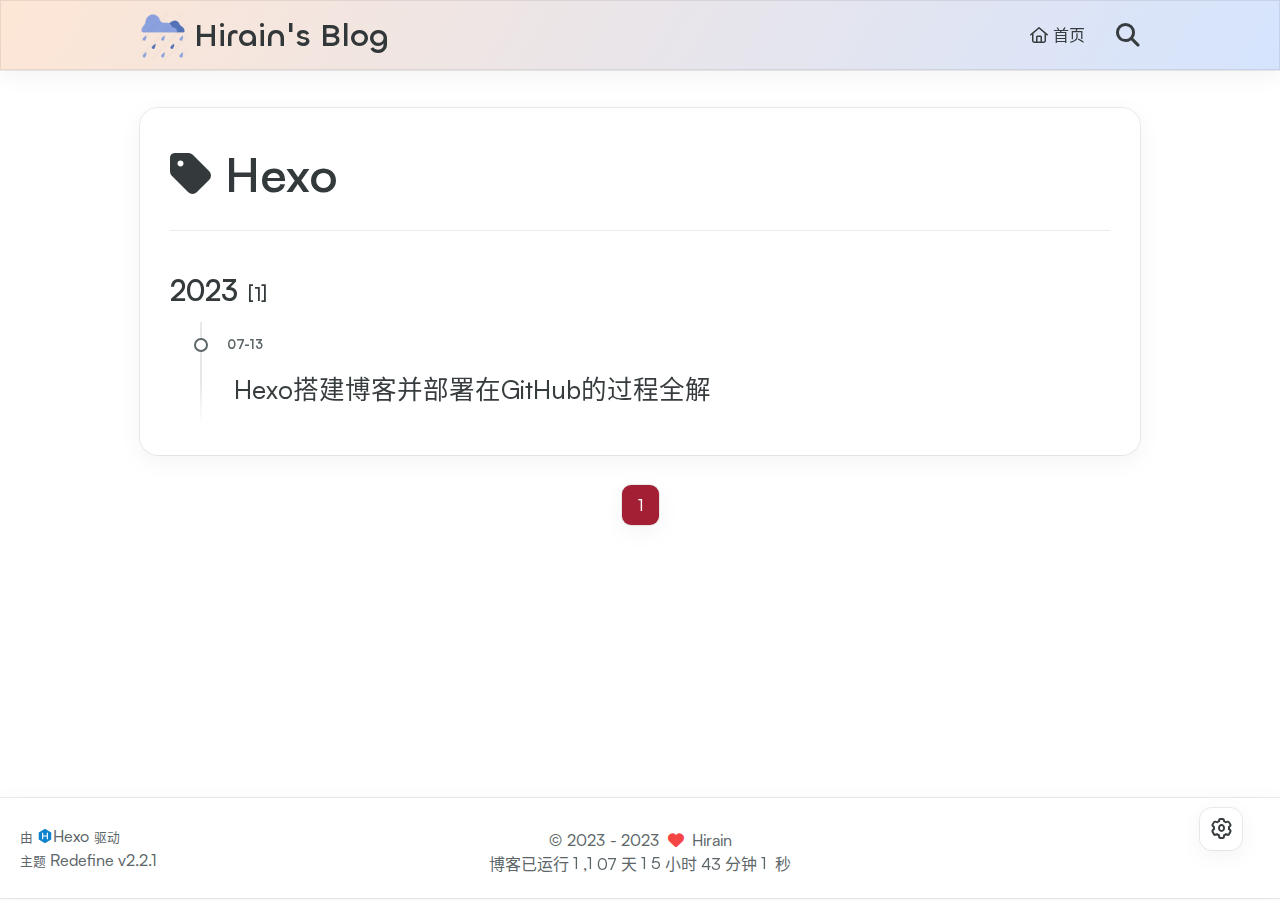
<file: tags/Hexo/index.html>
<!DOCTYPE html>
<html lang="zh-CN">
<head>
    <meta charset="utf-8">
    <meta name="viewport" content="width=device-width, initial-scale=1">
    <meta name="keywords" content="Hexo Theme Redefine">
    
    <meta name="author" content="Hirain">
    <!-- preconnect -->
    <link rel="preconnect" href="https://fonts.googleapis.com">
    <link rel="preconnect" href="https://fonts.gstatic.com" crossorigin>
    
    
    <!--- Seo Part-->
    
    <link rel="canonical" href="https://52Rain.github.io.git/tags/hexo/"/>
    <meta name="robots" content="index,follow">
    <meta name="googlebot" content="index,follow">
    <meta name="revisit-after" content="1 days">
    
        <meta property="og:type" content="website">
<meta property="og:title" content="Hexo">
<meta property="og:url" content="https://52rain.github.io.git/tags/Hexo/index.html">
<meta property="og:site_name" content="Hexo">
<meta property="og:locale" content="zh_CN">
<meta property="article:author" content="John Doe">
<meta name="twitter:card" content="summary">
    
    
    <!--- Icon Part-->
    <link rel="icon" type="image/png" href="/images/rain1.ico" sizes="192x192">
    <link rel="apple-touch-icon" sizes="180x180" href="/images/rain1.ico">
    <meta name="theme-color" content="#A31F34">
    <link rel="shortcut icon" href="/images/rain1.ico">
    <!--- Page Info-->
    
    <title>
        
            标签: Hexo -
        
        Hirain&#39;s Blog
    </title>
    
<link rel="stylesheet" href="/css/style.css">

    
<link rel="stylesheet" href="/fonts/fonts.css">

    
<link rel="stylesheet" href="/fonts/Satoshi/satoshi.css">

    
<link rel="stylesheet" href="/fonts/Chillax/chillax.css">

    <!--- Font Part-->
    
    
    
    

    <!--- Inject Part-->
    
    <script id="hexo-configurations">
    let Global = window.Global || {};
    Global.hexo_config = {"hostname":"52rain.github.io.git","root":"/","language":"zh-CN"};
    Global.theme_config = {"articles":{"style":{"font_size":"16px","line_height":1.5,"image_border_radius":"14px","image_alignment":"center","image_caption":false,"link_icon":true},"word_count":{"enable":true,"count":true,"min2read":true},"author_label":{"enable":true,"auto":true,"list":["Lv1","Lv2","Lv3"]},"code_block":{"copy":true,"style":"simple","font":{"enable":false,"family":null,"url":null}},"toc":{"enable":true,"max_depth":3,"number":false,"expand":true,"init_open":true},"copyright":true,"lazyload":true,"recommendation":{"enable":false,"title":"推荐阅读","limit":3,"mobile_limit":2,"placeholder":"/images/wallhaven-wqery6-light.webp","skip_dirs":[]}},"colors":{"primary":"#A31F34","secondary":null},"global":{"fonts":{"chinese":{"enable":false,"family":null,"url":null},"english":{"enable":false,"family":null,"url":null}},"content_max_width":"1000px","sidebar_width":"210px","hover":{"shadow":true,"scale":false},"scroll_progress":{"bar":false,"percentage":true},"busuanzi_counter":{"enable":false,"site_pv":true,"site_uv":true,"post_pv":true},"pjax":true,"open_graph":true,"google_analytics":{"enable":false,"id":null}},"home_banner":{"enable":true,"style":"fixed","image":{"light":"/images/home_page_light.png","dark":"/images/home_page_dark.png"},"title":"你好，这个世界！","subtitle":{"text":["空山新雨后，天气晚来秋。 ——王维","小楼一夜听春雨，深巷明朝卖杏花。 ——陆游","昨夜雨疏风骤，浓睡不消残酒。——李清照","云青青兮欲雨，水澹澹兮生烟。 ——李白"],"hitokoto":{"enable":false,"api":"https://v1.hitokoto.cn"},"typing_speed":100,"backing_speed":80,"starting_delay":500,"backing_delay":1500,"loop":true,"smart_backspace":true},"text_color":{"light":"#fff","dark":"#d1d1b6"},"text_style":{"title_size":"2.8rem","subtitle_size":"1.5rem","line_height":1.2},"custom_font":{"enable":false,"family":null,"url":null},"social_links":{"enable":false,"links":{"github":null,"instagram":null,"zhihu":null,"twitter":null,"email":null}}},"plugins":{"feed":{"enable":"ture"},"aplayer":{"enable":false,"type":"fixed","audios":[{"name":"Imagine","artist":"John Lennon","url":"https://evan.beee.top/music/Imagine%20-%20John%20Lennon.mp3","cover":"https://evan.beee.top/music/covers/Lennon_Imagine_Sleeve_1975.jpg"},{"name":"Something Just Like This","artist":"Coldplay","url":"https://evan.beee.top/music/Something%20Just%20Like%20This%20-%20The%20Chainsmokers%E3%80%81Coldplay.mp3","cover":"https://evan.beee.top/music/covers/Something_Just_Like_This.png"}]},"mermaid":{"enable":false,"version":"9.3.0"}},"version":"2.2.1","navbar":{"auto_hide":false,"color":{"left":"#f78736","right":"#367df7","transparency":35},"links":{"Home":{"path":"/","icon":"fa-regular fa-house"}},"search":{"enable":true,"preload":true}},"page_templates":{"friends_column":2,"tags_style":"blur"},"home":{"sidebar":{"enable":true,"position":"left","first_item":"menu","announcement":null,"links":{"Archives":{"path":"/archives","icon":"fa-regular fa-archive"},"Tags":{"path":"/tags","icon":"fa-regular fa-tags"},"Categories":{"path":"/categories","icon":"fa-regular fa-folder"}}},"article_date_format":"YYYY-MM-DD","categories":{"enable":true,"limit":3},"tags":{"enable":true,"limit":3}},"footerStart":"2023/7/12 21:30:00"};
    Global.language_ago = {"second":"%s 秒前","minute":"%s 分钟前","hour":"%s 小时前","day":"%s 天前","week":"%s 周前","month":"%s 个月前","year":"%s 年前"};
    Global.data_config = {"masonry":false};
  </script>
    
    <!--- Fontawesome Part-->
    
<link rel="stylesheet" href="/fontawesome/fontawesome.min.css">

    
<link rel="stylesheet" href="/fontawesome/brands.min.css">

    
<link rel="stylesheet" href="/fontawesome/solid.min.css">

    
<link rel="stylesheet" href="/fontawesome/regular.min.css">

    
    
    
    
<meta name="generator" content="Hexo 6.3.0"></head>


<body>
<div class="progress-bar-container">
    

    
        <span class="pjax-progress-bar"></span>
        <span class="pjax-progress-icon">
            <i class="fa-solid fa-circle-notch fa-spin"></i>
        </span>
    
</div>


<main class="page-container">

    

    <div class="main-content-container">

        <div class="main-content-header">
            <header class="navbar-container">
    
    <div class="navbar-content">
        <div class="left">
            
                <a class="logo-image" href="/">
                    <img src="/images/rain1.png">
                </a>
            
            <a class="logo-title" href="/">
                
                Hirain&#39;s Blog
                
            </a>
        </div>

        <div class="right">
            <!-- PC -->
            <div class="desktop">
                <ul class="navbar-list">
                    
                        
                            <li class="navbar-item">
                                <!-- Menu -->
                                <a class="" 
                                    href="/"  >
                                    
                                        
                                            <i class="fa-regular fa-house"></i>
                                        
                                        首页
                                    
                                </a>
                                <!-- Submenu -->
                                
                            </li>
                    
                    
                        <li class="navbar-item search search-popup-trigger">
                            <i class="fa-solid fa-magnifying-glass"></i>
                        </li>
                    
                </ul>
            </div>
            <!-- Mobile -->
            <div class="mobile">
                
                    <div class="icon-item search search-popup-trigger"><i class="fa-solid fa-magnifying-glass"></i></div>
                
                <div class="icon-item navbar-bar">
                    <div class="navbar-bar-middle"></div>
                </div>
            </div>
        </div>
    </div>

    <!-- Mobile drawer -->
    <div class="navbar-drawer">
        <ul class="drawer-navbar-list">
            
                
                    <li class="drawer-navbar-item flex-center">
                        <a class="" 
                        href="/"  >
                             
                                
                                    <i class="fa-regular fa-house"></i>
                                
                                首页
                            
                        </a>
                    </li>
                    <!-- Submenu -->
                    
            

        </ul>
    </div>

    <div class="window-mask"></div>

</header>


        </div>

        <div class="main-content-body">

            

            <div class="main-content">

                
                    <div class="fade-in-down-animation">
    <div class="tag-container">
        <div class="tag-name"><i class="fa-solid fa-tag"></i>&nbsp;Hexo
        </div>
        <div class="tag-post-list">
            
<div class="archive-list-container">
    
        <section class="archive-item">
            <div class="archive-item-header">
                <span class="archive-year">2023</span>
                <span class="archive-year-post-count">[1]</span>
            </div>
            <ul class="article-list">
              
              <li class="article-item" date-is='07-13'>
                <a href="/2023/07/13/Hexo%E6%90%AD%E5%BB%BA%E5%8D%9A%E5%AE%A2%E5%B9%B6%E9%83%A8%E7%BD%B2%E5%9C%A8GitHub%E7%9A%84%E8%BF%87%E7%A8%8B%E5%85%A8%E8%A7%A3/">
                  <span class="article-title">Hexo搭建博客并部署在GitHub的过程全解</span>
                </a>
              </li>
              
            </ul>
        </section>
    
</div>

        </div>
    </div>

    <div class="tag-paginator">
        <div class="paginator">
    <span class="page-number current">1</span>
</div>

    </div>
</div>


                

            </div>
            
            

        </div>

        <div class="main-content-footer">
            <footer class="footer">
    <div class="info-container">
        <div class="copyright-info">
            &copy;
            
              <span>2023</span>
              -
            
            2023&nbsp;&nbsp;<i class="fa-solid fa-heart fa-beat" style="--fa-animation-duration: 0.5s; color: #f54545"></i>&nbsp;&nbsp;<a href="/">Hirain</a>
        </div>
        
        <div class="theme-info info-item">
            <span class="powered-by-container">由 <?xml version="1.0" encoding="utf-8"?><!DOCTYPE svg PUBLIC "-//W3C//DTD SVG 1.1//EN" "http://www.w3.org/Graphics/SVG/1.1/DTD/svg11.dtd"><svg version="1.1" id="圖層_1" xmlns="http://www.w3.org/2000/svg" xmlns:xlink="http://www.w3.org/1999/xlink" x="0px" y="0px" width="1rem" height="1rem" viewBox="0 0 512 512" enable-background="new 0 0 512 512" xml:space="preserve"><path fill="#0E83CD" d="M256.4,25.8l-200,115.5L56,371.5l199.6,114.7l200-115.5l0.4-230.2L256.4,25.8z M349,354.6l-18.4,10.7l-18.6-11V275H200v79.6l-18.4,10.7l-18.6-11v-197l18.5-10.6l18.5,10.8V237h112v-79.6l18.5-10.6l18.5,10.8V354.6z"/></svg><a target="_blank" href="https://hexo.io">Hexo</a> 驱动</span>
                <br>
            <span class="theme-version-container">主题&nbsp;<a class="theme-version" target="_blank" href="https://github.com/EvanNotFound/hexo-theme-redefine">Redefine v2.2.1</a>
        </div>
        
        
        
            <div>
                博客已运行 <span class="odometer" id="runtime_days" ></span> 天 <span class="odometer" id="runtime_hours"></span> 小时 <span class="odometer" id="runtime_minutes"></span> 分钟 <span class="odometer" id="runtime_seconds"></span> 秒
            </div>
        
        
        
            <script async data-pjax>
                try {
                    function odometer_init() {
                    const elements = document.querySelectorAll('.odometer');
                    elements.forEach(el => {
                        new Odometer({
                            el,
                            format: '( ddd).dd',
                            duration: 200
                        });
                    });
                    }
                    odometer_init();
                } catch (error) {}
            </script>
        
        
        
    </div>  
</footer>
        </div>
    </div>

    

    <div class="right-side-tools-container">
        <div class="side-tools-container">
    <ul class="hidden-tools-list">
        <li class="right-bottom-tools tool-font-adjust-plus flex-center">
            <i class="fa-regular fa-magnifying-glass-plus"></i>
        </li>

        <li class="right-bottom-tools tool-font-adjust-minus flex-center">
            <i class="fa-regular fa-magnifying-glass-minus"></i>
        </li>

        <li class="right-bottom-tools tool-expand-width flex-center">
            <i class="fa-regular fa-expand"></i>
        </li>

        <li class="right-bottom-tools tool-dark-light-toggle flex-center">
            <i class="fa-regular fa-moon"></i>
        </li>

        <!-- rss -->
        

        

        <li class="right-bottom-tools tool-scroll-to-bottom flex-center">
            <i class="fa-regular fa-arrow-down"></i>
        </li>
    </ul>

    <ul class="visible-tools-list">
        <li class="right-bottom-tools toggle-tools-list flex-center">
            <i class="fa-regular fa-cog fa-spin"></i>
        </li>
        
            <li class="right-bottom-tools tool-scroll-to-top flex-center">
                <i class="arrow-up fas fa-arrow-up"></i>
                <span class="percent"></span>
            </li>
        
        
    </ul>
</div>

    </div>

    <div class="image-viewer-container">
    <img src="">
</div>


    
        <div class="search-pop-overlay">
    <div class="popup search-popup">
        <div class="search-header">
          <span class="search-input-field-pre">
            <i class="fa-solid fa-keyboard"></i>
          </span>
            <div class="search-input-container">
                <input autocomplete="off"
                       autocorrect="off"
                       autocapitalize="off"
                       placeholder="搜索..."
                       spellcheck="false"
                       type="search"
                       class="search-input"
                >
            </div>
            <span class="popup-btn-close">
                <i class="fa-solid fa-times"></i>
            </span>
        </div>
        <div id="search-result">
            <div id="no-result">
                <i class="fa-solid fa-spinner fa-spin-pulse fa-5x fa-fw"></i>
            </div>
        </div>
    </div>
</div>

    


</main>




<script src="/js/utils.js"></script>

<script src="/js/main.js"></script>

<script src="/js/layouts/navbarShrink.js"></script>

<script src="/js/tools/scrollTopBottom.js"></script>

<script src="/js/tools/lightDarkSwitch.js"></script>



    
<script src="/js/tools/localSearch.js"></script>




    
<script src="/js/tools/codeBlock.js"></script>




    
<script src="/js/layouts/lazyload.js"></script>




    
<script src="/js/tools/runtime.js"></script>

    
<script src="/js/libs/odometer.min.js"></script>

    
<link rel="stylesheet" href="/assets/odometer-theme-minimal.css">




  
<script src="/js/libs/Typed.min.js"></script>

  
<script src="/js/plugins/typed.js"></script>







<div class="post-scripts pjax">
    
</div>


    
<script src="/js/libs/pjax.min.js"></script>

<script>
    window.addEventListener('DOMContentLoaded', () => {
        window.pjax = new Pjax({
            selectors: [
                'head title',
                '.page-container',
                '.pjax',
            ],
            history: true,
            debug: false,
            cacheBust: false,
            timeout: 0,
            analytics: false,
            currentUrlFullReload: false,
            scrollRestoration: false,
            // scrollTo: true,
        });

        document.addEventListener('pjax:send', () => {
            Global.utils.pjaxProgressBarStart();
        });

        document.addEventListener('pjax:complete', () => {
            Global.utils.pjaxProgressBarEnd();
            window.pjax.executeScripts(document.querySelectorAll('script[data-pjax], .pjax script'));
            Global.refresh();
        });
    });
</script>




</body>
</html>
</file>
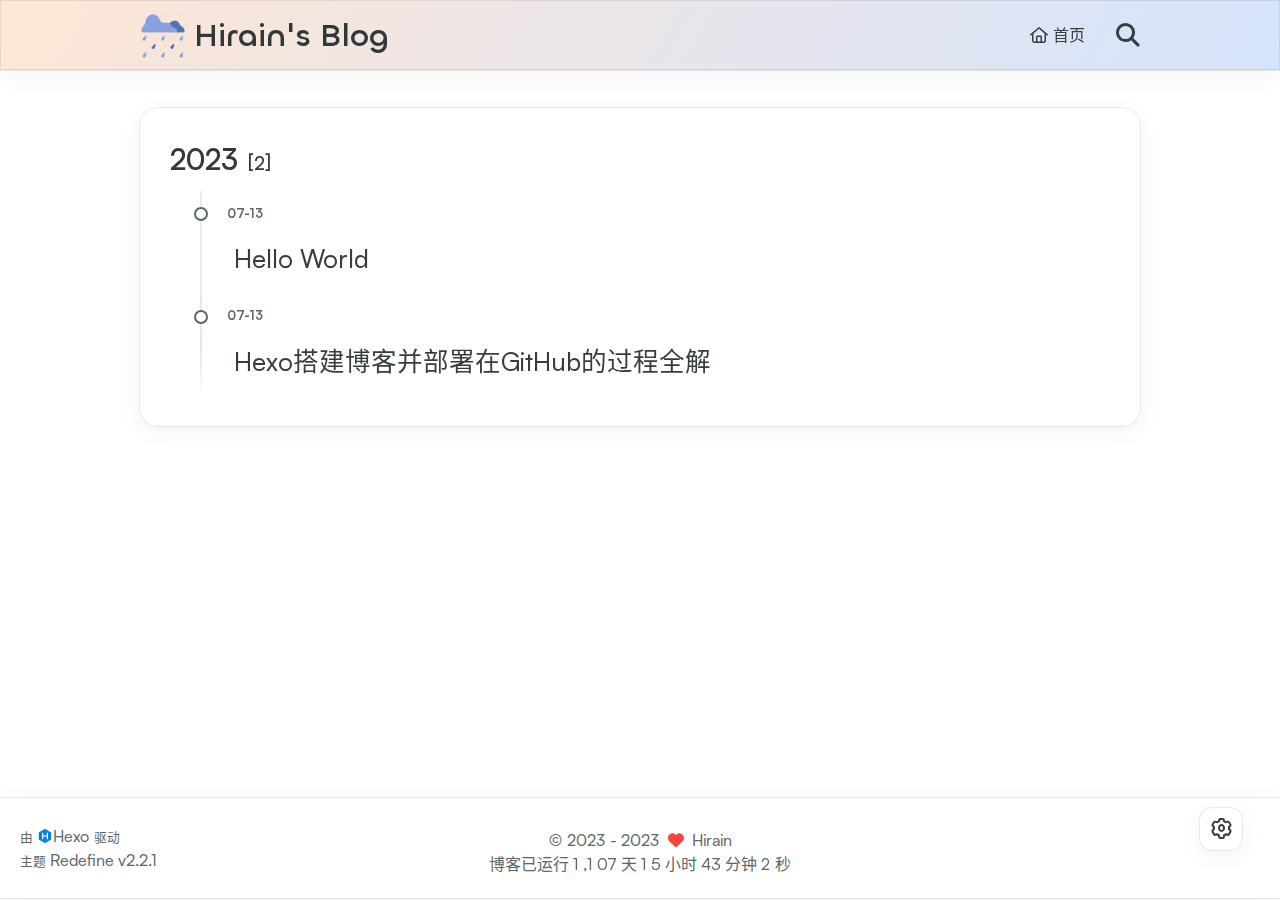
<file: archives/2023/07/index.html>
<!DOCTYPE html>
<html lang="zh-CN">
<head>
    <meta charset="utf-8">
    <meta name="viewport" content="width=device-width, initial-scale=1">
    <meta name="keywords" content="Hexo Theme Redefine">
    
    <meta name="author" content="Hirain">
    <!-- preconnect -->
    <link rel="preconnect" href="https://fonts.googleapis.com">
    <link rel="preconnect" href="https://fonts.gstatic.com" crossorigin>
    
    
    <!--- Seo Part-->
    
    <link rel="canonical" href="https://52Rain.github.io.git/archives/2023/07/"/>
    <meta name="robots" content="index,follow">
    <meta name="googlebot" content="index,follow">
    <meta name="revisit-after" content="1 days">
    
        <meta property="og:type" content="website">
<meta property="og:title" content="Hexo">
<meta property="og:url" content="https://52rain.github.io.git/archives/2023/07/index.html">
<meta property="og:site_name" content="Hexo">
<meta property="og:locale" content="zh_CN">
<meta property="article:author" content="John Doe">
<meta name="twitter:card" content="summary">
    
    
    <!--- Icon Part-->
    <link rel="icon" type="image/png" href="/images/rain1.ico" sizes="192x192">
    <link rel="apple-touch-icon" sizes="180x180" href="/images/rain1.ico">
    <meta name="theme-color" content="#A31F34">
    <link rel="shortcut icon" href="/images/rain1.ico">
    <!--- Page Info-->
    
    <title>
        
            归档: 2023/7 -
        
        Hirain&#39;s Blog
    </title>
    
<link rel="stylesheet" href="/css/style.css">

    
<link rel="stylesheet" href="/fonts/fonts.css">

    
<link rel="stylesheet" href="/fonts/Satoshi/satoshi.css">

    
<link rel="stylesheet" href="/fonts/Chillax/chillax.css">

    <!--- Font Part-->
    
    
    
    

    <!--- Inject Part-->
    
    <script id="hexo-configurations">
    let Global = window.Global || {};
    Global.hexo_config = {"hostname":"52rain.github.io.git","root":"/","language":"zh-CN"};
    Global.theme_config = {"articles":{"style":{"font_size":"16px","line_height":1.5,"image_border_radius":"14px","image_alignment":"center","image_caption":false,"link_icon":true},"word_count":{"enable":true,"count":true,"min2read":true},"author_label":{"enable":true,"auto":true,"list":["Lv1","Lv2","Lv3"]},"code_block":{"copy":true,"style":"simple","font":{"enable":false,"family":null,"url":null}},"toc":{"enable":true,"max_depth":3,"number":false,"expand":true,"init_open":true},"copyright":true,"lazyload":true,"recommendation":{"enable":false,"title":"推荐阅读","limit":3,"mobile_limit":2,"placeholder":"/images/wallhaven-wqery6-light.webp","skip_dirs":[]}},"colors":{"primary":"#A31F34","secondary":null},"global":{"fonts":{"chinese":{"enable":false,"family":null,"url":null},"english":{"enable":false,"family":null,"url":null}},"content_max_width":"1000px","sidebar_width":"210px","hover":{"shadow":true,"scale":false},"scroll_progress":{"bar":false,"percentage":true},"busuanzi_counter":{"enable":false,"site_pv":true,"site_uv":true,"post_pv":true},"pjax":true,"open_graph":true,"google_analytics":{"enable":false,"id":null}},"home_banner":{"enable":true,"style":"fixed","image":{"light":"/images/home_page_light.png","dark":"/images/home_page_dark.png"},"title":"你好，这个世界！","subtitle":{"text":["空山新雨后，天气晚来秋。 ——王维","小楼一夜听春雨，深巷明朝卖杏花。 ——陆游","昨夜雨疏风骤，浓睡不消残酒。——李清照","云青青兮欲雨，水澹澹兮生烟。 ——李白"],"hitokoto":{"enable":false,"api":"https://v1.hitokoto.cn"},"typing_speed":100,"backing_speed":80,"starting_delay":500,"backing_delay":1500,"loop":true,"smart_backspace":true},"text_color":{"light":"#fff","dark":"#d1d1b6"},"text_style":{"title_size":"2.8rem","subtitle_size":"1.5rem","line_height":1.2},"custom_font":{"enable":false,"family":null,"url":null},"social_links":{"enable":false,"links":{"github":null,"instagram":null,"zhihu":null,"twitter":null,"email":null}}},"plugins":{"feed":{"enable":"ture"},"aplayer":{"enable":false,"type":"fixed","audios":[{"name":"Imagine","artist":"John Lennon","url":"https://evan.beee.top/music/Imagine%20-%20John%20Lennon.mp3","cover":"https://evan.beee.top/music/covers/Lennon_Imagine_Sleeve_1975.jpg"},{"name":"Something Just Like This","artist":"Coldplay","url":"https://evan.beee.top/music/Something%20Just%20Like%20This%20-%20The%20Chainsmokers%E3%80%81Coldplay.mp3","cover":"https://evan.beee.top/music/covers/Something_Just_Like_This.png"}]},"mermaid":{"enable":false,"version":"9.3.0"}},"version":"2.2.1","navbar":{"auto_hide":false,"color":{"left":"#f78736","right":"#367df7","transparency":35},"links":{"Home":{"path":"/","icon":"fa-regular fa-house"}},"search":{"enable":true,"preload":true}},"page_templates":{"friends_column":2,"tags_style":"blur"},"home":{"sidebar":{"enable":true,"position":"left","first_item":"menu","announcement":null,"links":{"Archives":{"path":"/archives","icon":"fa-regular fa-archive"},"Tags":{"path":"/tags","icon":"fa-regular fa-tags"},"Categories":{"path":"/categories","icon":"fa-regular fa-folder"}}},"article_date_format":"YYYY-MM-DD","categories":{"enable":true,"limit":3},"tags":{"enable":true,"limit":3}},"footerStart":"2023/7/12 21:30:00"};
    Global.language_ago = {"second":"%s 秒前","minute":"%s 分钟前","hour":"%s 小时前","day":"%s 天前","week":"%s 周前","month":"%s 个月前","year":"%s 年前"};
    Global.data_config = {"masonry":false};
  </script>
    
    <!--- Fontawesome Part-->
    
<link rel="stylesheet" href="/fontawesome/fontawesome.min.css">

    
<link rel="stylesheet" href="/fontawesome/brands.min.css">

    
<link rel="stylesheet" href="/fontawesome/solid.min.css">

    
<link rel="stylesheet" href="/fontawesome/regular.min.css">

    
    
    
    
<meta name="generator" content="Hexo 6.3.0"></head>


<body>
<div class="progress-bar-container">
    

    
        <span class="pjax-progress-bar"></span>
        <span class="pjax-progress-icon">
            <i class="fa-solid fa-circle-notch fa-spin"></i>
        </span>
    
</div>


<main class="page-container">

    

    <div class="main-content-container">

        <div class="main-content-header">
            <header class="navbar-container">
    
    <div class="navbar-content">
        <div class="left">
            
                <a class="logo-image" href="/">
                    <img src="/images/rain1.png">
                </a>
            
            <a class="logo-title" href="/">
                
                Hirain&#39;s Blog
                
            </a>
        </div>

        <div class="right">
            <!-- PC -->
            <div class="desktop">
                <ul class="navbar-list">
                    
                        
                            <li class="navbar-item">
                                <!-- Menu -->
                                <a class="" 
                                    href="/"  >
                                    
                                        
                                            <i class="fa-regular fa-house"></i>
                                        
                                        首页
                                    
                                </a>
                                <!-- Submenu -->
                                
                            </li>
                    
                    
                        <li class="navbar-item search search-popup-trigger">
                            <i class="fa-solid fa-magnifying-glass"></i>
                        </li>
                    
                </ul>
            </div>
            <!-- Mobile -->
            <div class="mobile">
                
                    <div class="icon-item search search-popup-trigger"><i class="fa-solid fa-magnifying-glass"></i></div>
                
                <div class="icon-item navbar-bar">
                    <div class="navbar-bar-middle"></div>
                </div>
            </div>
        </div>
    </div>

    <!-- Mobile drawer -->
    <div class="navbar-drawer">
        <ul class="drawer-navbar-list">
            
                
                    <li class="drawer-navbar-item flex-center">
                        <a class="" 
                        href="/"  >
                             
                                
                                    <i class="fa-regular fa-house"></i>
                                
                                首页
                            
                        </a>
                    </li>
                    <!-- Submenu -->
                    
            

        </ul>
    </div>

    <div class="window-mask"></div>

</header>


        </div>

        <div class="main-content-body">

            

            <div class="main-content">

                
                    <div class="fade-in-down-animation">
    <div class="archive-container ">
        
<div class="archive-list-container">
    
        <section class="archive-item">
            <div class="archive-item-header">
                <span class="archive-year">2023</span>
                <span class="archive-year-post-count">[2]</span>
            </div>
            <ul class="article-list">
              
              <li class="article-item" date-is='07-13'>
                <a href="/2023/07/13/hello-world/">
                  <span class="article-title">Hello World</span>
                </a>
              </li>
              
              <li class="article-item" date-is='07-13'>
                <a href="/2023/07/13/Hexo%E6%90%AD%E5%BB%BA%E5%8D%9A%E5%AE%A2%E5%B9%B6%E9%83%A8%E7%BD%B2%E5%9C%A8GitHub%E7%9A%84%E8%BF%87%E7%A8%8B%E5%85%A8%E8%A7%A3/">
                  <span class="article-title">Hexo搭建博客并部署在GitHub的过程全解</span>
                </a>
              </li>
              
            </ul>
        </section>
    
</div>

    </div>
</div>

                

            </div>
            
            

        </div>

        <div class="main-content-footer">
            <footer class="footer">
    <div class="info-container">
        <div class="copyright-info">
            &copy;
            
              <span>2023</span>
              -
            
            2023&nbsp;&nbsp;<i class="fa-solid fa-heart fa-beat" style="--fa-animation-duration: 0.5s; color: #f54545"></i>&nbsp;&nbsp;<a href="/">Hirain</a>
        </div>
        
        <div class="theme-info info-item">
            <span class="powered-by-container">由 <?xml version="1.0" encoding="utf-8"?><!DOCTYPE svg PUBLIC "-//W3C//DTD SVG 1.1//EN" "http://www.w3.org/Graphics/SVG/1.1/DTD/svg11.dtd"><svg version="1.1" id="圖層_1" xmlns="http://www.w3.org/2000/svg" xmlns:xlink="http://www.w3.org/1999/xlink" x="0px" y="0px" width="1rem" height="1rem" viewBox="0 0 512 512" enable-background="new 0 0 512 512" xml:space="preserve"><path fill="#0E83CD" d="M256.4,25.8l-200,115.5L56,371.5l199.6,114.7l200-115.5l0.4-230.2L256.4,25.8z M349,354.6l-18.4,10.7l-18.6-11V275H200v79.6l-18.4,10.7l-18.6-11v-197l18.5-10.6l18.5,10.8V237h112v-79.6l18.5-10.6l18.5,10.8V354.6z"/></svg><a target="_blank" href="https://hexo.io">Hexo</a> 驱动</span>
                <br>
            <span class="theme-version-container">主题&nbsp;<a class="theme-version" target="_blank" href="https://github.com/EvanNotFound/hexo-theme-redefine">Redefine v2.2.1</a>
        </div>
        
        
        
            <div>
                博客已运行 <span class="odometer" id="runtime_days" ></span> 天 <span class="odometer" id="runtime_hours"></span> 小时 <span class="odometer" id="runtime_minutes"></span> 分钟 <span class="odometer" id="runtime_seconds"></span> 秒
            </div>
        
        
        
            <script async data-pjax>
                try {
                    function odometer_init() {
                    const elements = document.querySelectorAll('.odometer');
                    elements.forEach(el => {
                        new Odometer({
                            el,
                            format: '( ddd).dd',
                            duration: 200
                        });
                    });
                    }
                    odometer_init();
                } catch (error) {}
            </script>
        
        
        
    </div>  
</footer>
        </div>
    </div>

    

    <div class="right-side-tools-container">
        <div class="side-tools-container">
    <ul class="hidden-tools-list">
        <li class="right-bottom-tools tool-font-adjust-plus flex-center">
            <i class="fa-regular fa-magnifying-glass-plus"></i>
        </li>

        <li class="right-bottom-tools tool-font-adjust-minus flex-center">
            <i class="fa-regular fa-magnifying-glass-minus"></i>
        </li>

        <li class="right-bottom-tools tool-expand-width flex-center">
            <i class="fa-regular fa-expand"></i>
        </li>

        <li class="right-bottom-tools tool-dark-light-toggle flex-center">
            <i class="fa-regular fa-moon"></i>
        </li>

        <!-- rss -->
        

        

        <li class="right-bottom-tools tool-scroll-to-bottom flex-center">
            <i class="fa-regular fa-arrow-down"></i>
        </li>
    </ul>

    <ul class="visible-tools-list">
        <li class="right-bottom-tools toggle-tools-list flex-center">
            <i class="fa-regular fa-cog fa-spin"></i>
        </li>
        
            <li class="right-bottom-tools tool-scroll-to-top flex-center">
                <i class="arrow-up fas fa-arrow-up"></i>
                <span class="percent"></span>
            </li>
        
        
    </ul>
</div>

    </div>

    <div class="image-viewer-container">
    <img src="">
</div>


    
        <div class="search-pop-overlay">
    <div class="popup search-popup">
        <div class="search-header">
          <span class="search-input-field-pre">
            <i class="fa-solid fa-keyboard"></i>
          </span>
            <div class="search-input-container">
                <input autocomplete="off"
                       autocorrect="off"
                       autocapitalize="off"
                       placeholder="搜索..."
                       spellcheck="false"
                       type="search"
                       class="search-input"
                >
            </div>
            <span class="popup-btn-close">
                <i class="fa-solid fa-times"></i>
            </span>
        </div>
        <div id="search-result">
            <div id="no-result">
                <i class="fa-solid fa-spinner fa-spin-pulse fa-5x fa-fw"></i>
            </div>
        </div>
    </div>
</div>

    


</main>




<script src="/js/utils.js"></script>

<script src="/js/main.js"></script>

<script src="/js/layouts/navbarShrink.js"></script>

<script src="/js/tools/scrollTopBottom.js"></script>

<script src="/js/tools/lightDarkSwitch.js"></script>



    
<script src="/js/tools/localSearch.js"></script>




    
<script src="/js/tools/codeBlock.js"></script>




    
<script src="/js/layouts/lazyload.js"></script>




    
<script src="/js/tools/runtime.js"></script>

    
<script src="/js/libs/odometer.min.js"></script>

    
<link rel="stylesheet" href="/assets/odometer-theme-minimal.css">




  
<script src="/js/libs/Typed.min.js"></script>

  
<script src="/js/plugins/typed.js"></script>







<div class="post-scripts pjax">
    
</div>


    
<script src="/js/libs/pjax.min.js"></script>

<script>
    window.addEventListener('DOMContentLoaded', () => {
        window.pjax = new Pjax({
            selectors: [
                'head title',
                '.page-container',
                '.pjax',
            ],
            history: true,
            debug: false,
            cacheBust: false,
            timeout: 0,
            analytics: false,
            currentUrlFullReload: false,
            scrollRestoration: false,
            // scrollTo: true,
        });

        document.addEventListener('pjax:send', () => {
            Global.utils.pjaxProgressBarStart();
        });

        document.addEventListener('pjax:complete', () => {
            Global.utils.pjaxProgressBarEnd();
            window.pjax.executeScripts(document.querySelectorAll('script[data-pjax], .pjax script'));
            Global.refresh();
        });
    });
</script>




</body>
</html>
</file>
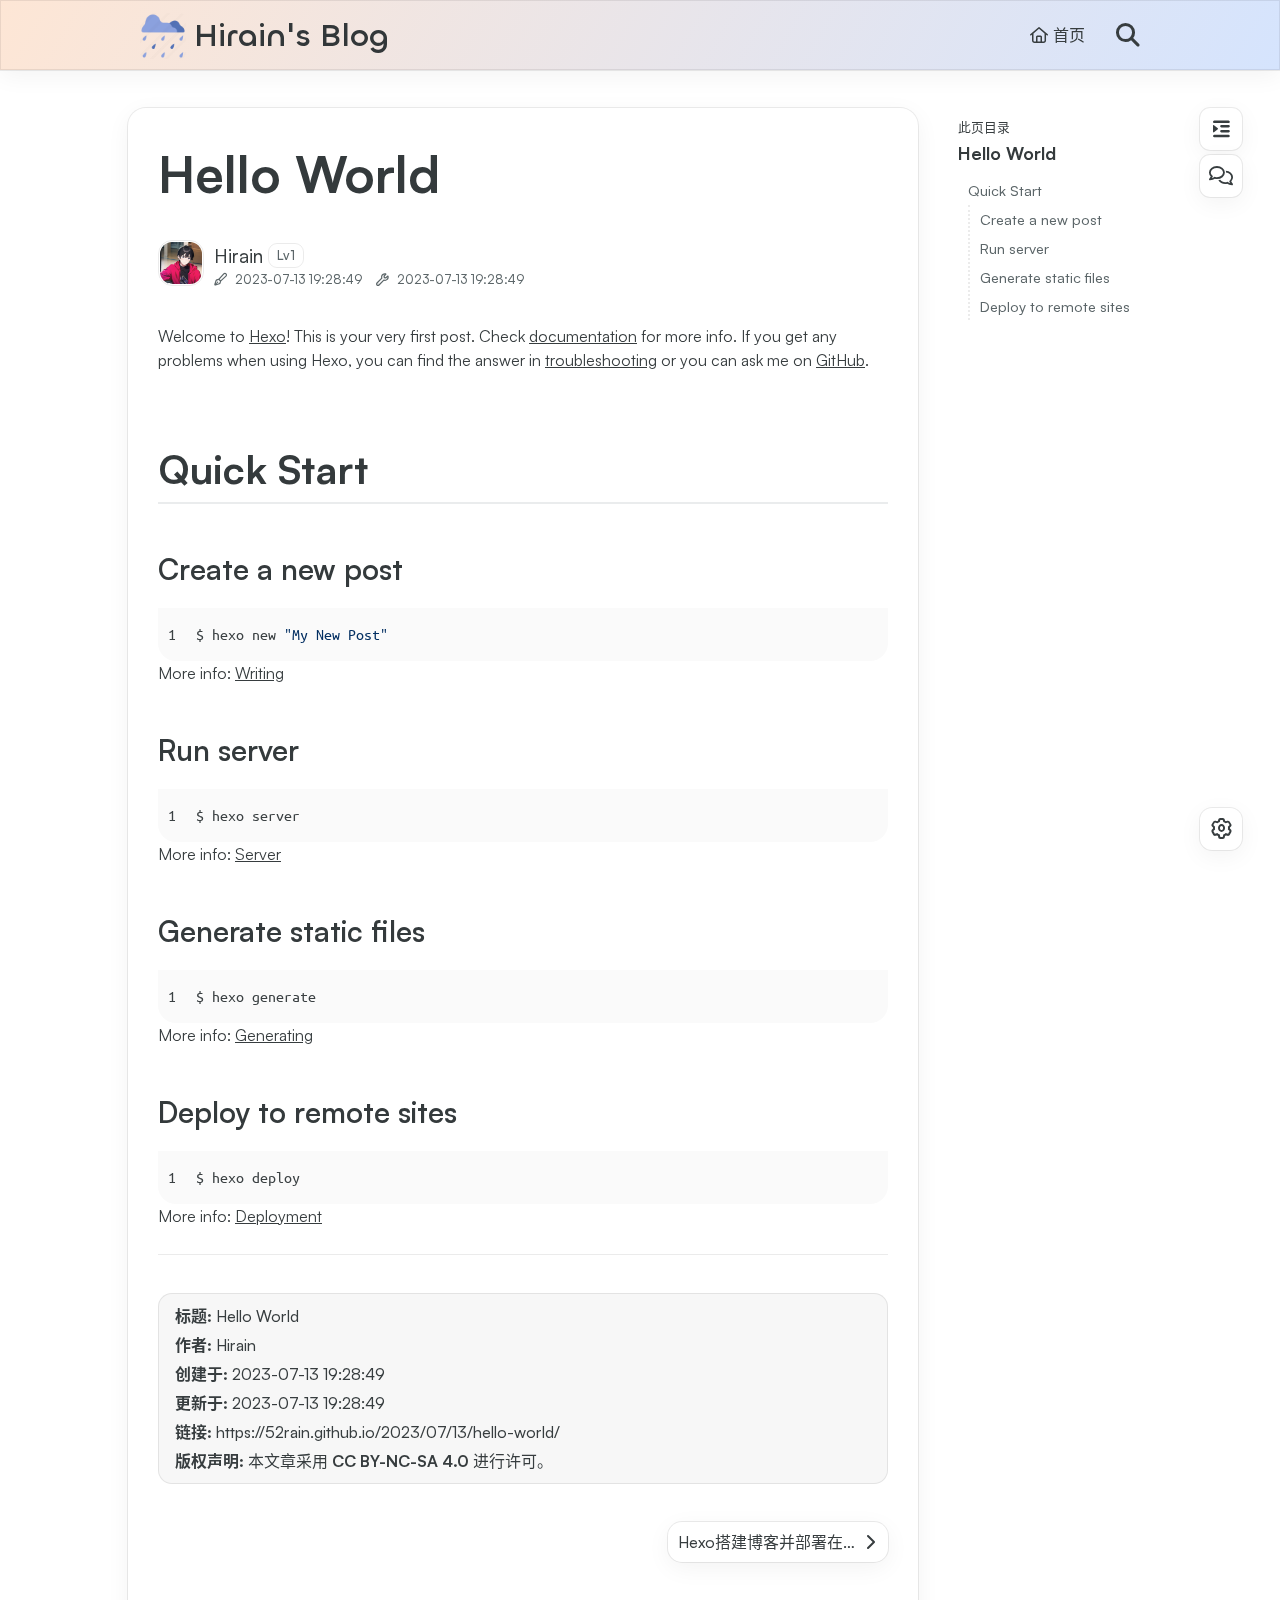
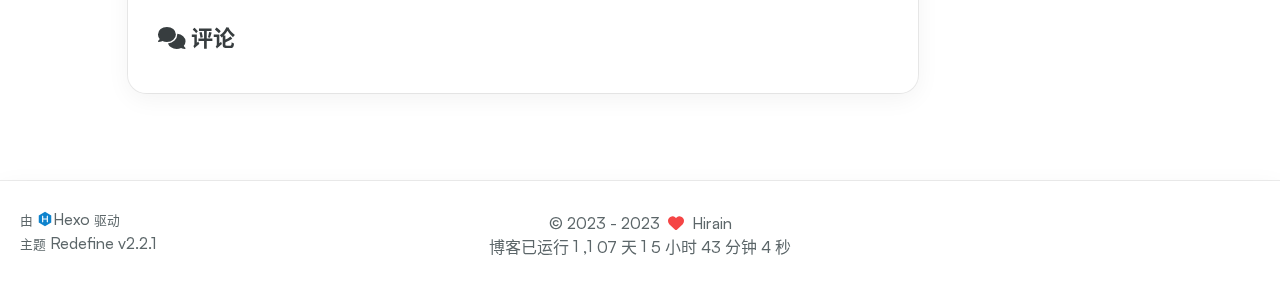
<file: 2023/07/13/hello-world/index.html>
<!DOCTYPE html>
<html lang="zh-CN">
<head>
    <meta charset="utf-8">
    <meta name="viewport" content="width=device-width, initial-scale=1">
    <meta name="keywords" content="Hexo Theme Redefine">
    
    <meta name="author" content="Hirain">
    <!-- preconnect -->
    <link rel="preconnect" href="https://fonts.googleapis.com">
    <link rel="preconnect" href="https://fonts.gstatic.com" crossorigin>
    
    
    <!--- Seo Part-->
    
    <link rel="canonical" href="https://52Rain.github.io.git/2023/07/13/hello-world/"/>
    <meta name="robots" content="index,follow">
    <meta name="googlebot" content="index,follow">
    <meta name="revisit-after" content="1 days">
    
        <meta name="description" content="Welcome to Hexo! This is your very first post. Check documentation for more info. If you get any problems when using Hexo, you can find the answer in troubleshooting or you can ask me on GitHub. Quick">
<meta property="og:type" content="article">
<meta property="og:title" content="Hello World">
<meta property="og:url" content="https://52rain.github.io.git/2023/07/13/hello-world/index.html">
<meta property="og:site_name" content="Hexo">
<meta property="og:description" content="Welcome to Hexo! This is your very first post. Check documentation for more info. If you get any problems when using Hexo, you can find the answer in troubleshooting or you can ask me on GitHub. Quick">
<meta property="og:locale" content="zh_CN">
<meta property="article:published_time" content="2023-07-13T11:28:49.916Z">
<meta property="article:modified_time" content="2023-07-13T11:28:49.916Z">
<meta property="article:author" content="John Doe">
<meta name="twitter:card" content="summary">
    
    
    <!--- Icon Part-->
    <link rel="icon" type="image/png" href="/images/rain1.ico" sizes="192x192">
    <link rel="apple-touch-icon" sizes="180x180" href="/images/rain1.ico">
    <meta name="theme-color" content="#A31F34">
    <link rel="shortcut icon" href="/images/rain1.ico">
    <!--- Page Info-->
    
    <title>
        
            Hello World -
        
        Hirain&#39;s Blog
    </title>
    
<link rel="stylesheet" href="/css/style.css">

    
<link rel="stylesheet" href="/fonts/fonts.css">

    
<link rel="stylesheet" href="/fonts/Satoshi/satoshi.css">

    
<link rel="stylesheet" href="/fonts/Chillax/chillax.css">

    <!--- Font Part-->
    
    
    
    

    <!--- Inject Part-->
    
    <script id="hexo-configurations">
    let Global = window.Global || {};
    Global.hexo_config = {"hostname":"52rain.github.io.git","root":"/","language":"zh-CN"};
    Global.theme_config = {"articles":{"style":{"font_size":"16px","line_height":1.5,"image_border_radius":"14px","image_alignment":"center","image_caption":false,"link_icon":true},"word_count":{"enable":true,"count":true,"min2read":true},"author_label":{"enable":true,"auto":true,"list":["Lv1","Lv2","Lv3"]},"code_block":{"copy":true,"style":"simple","font":{"enable":false,"family":null,"url":null}},"toc":{"enable":true,"max_depth":3,"number":false,"expand":true,"init_open":true},"copyright":true,"lazyload":true,"recommendation":{"enable":false,"title":"推荐阅读","limit":3,"mobile_limit":2,"placeholder":"/images/wallhaven-wqery6-light.webp","skip_dirs":[]}},"colors":{"primary":"#A31F34","secondary":null},"global":{"fonts":{"chinese":{"enable":false,"family":null,"url":null},"english":{"enable":false,"family":null,"url":null}},"content_max_width":"1000px","sidebar_width":"210px","hover":{"shadow":true,"scale":false},"scroll_progress":{"bar":false,"percentage":true},"busuanzi_counter":{"enable":false,"site_pv":true,"site_uv":true,"post_pv":true},"pjax":true,"open_graph":true,"google_analytics":{"enable":false,"id":null}},"home_banner":{"enable":true,"style":"fixed","image":{"light":"/images/home_page_light.png","dark":"/images/home_page_dark.png"},"title":"你好，这个世界！","subtitle":{"text":["空山新雨后，天气晚来秋。 ——王维","小楼一夜听春雨，深巷明朝卖杏花。 ——陆游","昨夜雨疏风骤，浓睡不消残酒。——李清照","云青青兮欲雨，水澹澹兮生烟。 ——李白"],"hitokoto":{"enable":false,"api":"https://v1.hitokoto.cn"},"typing_speed":100,"backing_speed":80,"starting_delay":500,"backing_delay":1500,"loop":true,"smart_backspace":true},"text_color":{"light":"#fff","dark":"#d1d1b6"},"text_style":{"title_size":"2.8rem","subtitle_size":"1.5rem","line_height":1.2},"custom_font":{"enable":false,"family":null,"url":null},"social_links":{"enable":false,"links":{"github":null,"instagram":null,"zhihu":null,"twitter":null,"email":null}}},"plugins":{"feed":{"enable":"ture"},"aplayer":{"enable":false,"type":"fixed","audios":[{"name":"Imagine","artist":"John Lennon","url":"https://evan.beee.top/music/Imagine%20-%20John%20Lennon.mp3","cover":"https://evan.beee.top/music/covers/Lennon_Imagine_Sleeve_1975.jpg"},{"name":"Something Just Like This","artist":"Coldplay","url":"https://evan.beee.top/music/Something%20Just%20Like%20This%20-%20The%20Chainsmokers%E3%80%81Coldplay.mp3","cover":"https://evan.beee.top/music/covers/Something_Just_Like_This.png"}]},"mermaid":{"enable":false,"version":"9.3.0"}},"version":"2.2.1","navbar":{"auto_hide":false,"color":{"left":"#f78736","right":"#367df7","transparency":35},"links":{"Home":{"path":"/","icon":"fa-regular fa-house"}},"search":{"enable":true,"preload":true}},"page_templates":{"friends_column":2,"tags_style":"blur"},"home":{"sidebar":{"enable":true,"position":"left","first_item":"menu","announcement":null,"links":{"Archives":{"path":"/archives","icon":"fa-regular fa-archive"},"Tags":{"path":"/tags","icon":"fa-regular fa-tags"},"Categories":{"path":"/categories","icon":"fa-regular fa-folder"}}},"article_date_format":"YYYY-MM-DD","categories":{"enable":true,"limit":3},"tags":{"enable":true,"limit":3}},"footerStart":"2023/7/12 21:30:00"};
    Global.language_ago = {"second":"%s 秒前","minute":"%s 分钟前","hour":"%s 小时前","day":"%s 天前","week":"%s 周前","month":"%s 个月前","year":"%s 年前"};
    Global.data_config = {"masonry":false};
  </script>
    
    <!--- Fontawesome Part-->
    
<link rel="stylesheet" href="/fontawesome/fontawesome.min.css">

    
<link rel="stylesheet" href="/fontawesome/brands.min.css">

    
<link rel="stylesheet" href="/fontawesome/solid.min.css">

    
<link rel="stylesheet" href="/fontawesome/regular.min.css">

    
    
    
    
<meta name="generator" content="Hexo 6.3.0"></head>


<body>
<div class="progress-bar-container">
    

    
        <span class="pjax-progress-bar"></span>
        <span class="pjax-progress-icon">
            <i class="fa-solid fa-circle-notch fa-spin"></i>
        </span>
    
</div>


<main class="page-container">

    

    <div class="main-content-container">

        <div class="main-content-header">
            <header class="navbar-container">
    
    <div class="navbar-content">
        <div class="left">
            
                <a class="logo-image" href="/">
                    <img src="/images/rain1.png">
                </a>
            
            <a class="logo-title" href="/">
                
                Hirain&#39;s Blog
                
            </a>
        </div>

        <div class="right">
            <!-- PC -->
            <div class="desktop">
                <ul class="navbar-list">
                    
                        
                            <li class="navbar-item">
                                <!-- Menu -->
                                <a class="" 
                                    href="/"  >
                                    
                                        
                                            <i class="fa-regular fa-house"></i>
                                        
                                        首页
                                    
                                </a>
                                <!-- Submenu -->
                                
                            </li>
                    
                    
                        <li class="navbar-item search search-popup-trigger">
                            <i class="fa-solid fa-magnifying-glass"></i>
                        </li>
                    
                </ul>
            </div>
            <!-- Mobile -->
            <div class="mobile">
                
                    <div class="icon-item search search-popup-trigger"><i class="fa-solid fa-magnifying-glass"></i></div>
                
                <div class="icon-item navbar-bar">
                    <div class="navbar-bar-middle"></div>
                </div>
            </div>
        </div>
    </div>

    <!-- Mobile drawer -->
    <div class="navbar-drawer">
        <ul class="drawer-navbar-list">
            
                
                    <li class="drawer-navbar-item flex-center">
                        <a class="" 
                        href="/"  >
                             
                                
                                    <i class="fa-regular fa-house"></i>
                                
                                首页
                            
                        </a>
                    </li>
                    <!-- Submenu -->
                    
            

        </ul>
    </div>

    <div class="window-mask"></div>

</header>


        </div>

        <div class="main-content-body">

            

            <div class="main-content">

                
                    <div class="fade-in-down-animation">
    <div class="post-page-container">
        <div class="article-content-container">

            
            
                <div class="article-title">
                    <h1 class="article-title-regular">Hello World</h1>
                </div>
            
                
            

            
                <div class="article-header">
                    <div class="avatar">
                        <img src="/images/profile.png">
                    </div>
                    <div class="info">
                        <div class="author">
                            <span class="name">Hirain</span>
                            
                                <span class="author-label">Lv1</span>
                            
                        </div>
                        <div class="meta-info">
                            <div class="article-meta-info">
    <span class="article-date article-meta-item">
        <i class="fa-regular fa-pen-fancy"></i>&nbsp;
        <span class="desktop">2023-07-13 19:28:49</span>
        <span class="mobile">2023-07-13 19:28</span>
        <span class="hover-info">创建</span>
    </span>
    
        <span class="article-date article-meta-item">
            <i class="fa-regular fa-wrench"></i>&nbsp;
            <span class="desktop">2023-07-13 19:28:49</span>
            <span class="mobile">2023-07-13 19:28</span>
            <span class="hover-info">更新</span>
        </span>
    

    
    

    
    
    
    
</div>

                        </div>
                    </div>
                </div>
            

            <div class="article-content markdown-body">
                <p>Welcome to <a target="_blank" rel="noopener" href="https://hexo.io/">Hexo</a>! This is your very first post. Check <a target="_blank" rel="noopener" href="https://hexo.io/docs/">documentation</a> for more info. If you get any problems when using Hexo, you can find the answer in <a target="_blank" rel="noopener" href="https://hexo.io/docs/troubleshooting.html">troubleshooting</a> or you can ask me on <a target="_blank" rel="noopener" href="https://github.com/hexojs/hexo/issues">GitHub</a>.</p>
<h2 id="Quick-Start"><a href="#Quick-Start" class="headerlink" title="Quick Start"></a>Quick Start</h2><h3 id="Create-a-new-post"><a href="#Create-a-new-post" class="headerlink" title="Create a new post"></a>Create a new post</h3><figure class="highlight bash"><table><tr><td class="gutter"><pre><span class="line">1</span><br></pre></td><td class="code"><pre><span class="line">$ hexo new <span class="string">&quot;My New Post&quot;</span></span><br></pre></td></tr></table></figure>

<p>More info: <a target="_blank" rel="noopener" href="https://hexo.io/docs/writing.html">Writing</a></p>
<h3 id="Run-server"><a href="#Run-server" class="headerlink" title="Run server"></a>Run server</h3><figure class="highlight bash"><table><tr><td class="gutter"><pre><span class="line">1</span><br></pre></td><td class="code"><pre><span class="line">$ hexo server</span><br></pre></td></tr></table></figure>

<p>More info: <a target="_blank" rel="noopener" href="https://hexo.io/docs/server.html">Server</a></p>
<h3 id="Generate-static-files"><a href="#Generate-static-files" class="headerlink" title="Generate static files"></a>Generate static files</h3><figure class="highlight bash"><table><tr><td class="gutter"><pre><span class="line">1</span><br></pre></td><td class="code"><pre><span class="line">$ hexo generate</span><br></pre></td></tr></table></figure>

<p>More info: <a target="_blank" rel="noopener" href="https://hexo.io/docs/generating.html">Generating</a></p>
<h3 id="Deploy-to-remote-sites"><a href="#Deploy-to-remote-sites" class="headerlink" title="Deploy to remote sites"></a>Deploy to remote sites</h3><figure class="highlight bash"><table><tr><td class="gutter"><pre><span class="line">1</span><br></pre></td><td class="code"><pre><span class="line">$ hexo deploy</span><br></pre></td></tr></table></figure>

<p>More info: <a target="_blank" rel="noopener" href="https://hexo.io/docs/one-command-deployment.html">Deployment</a></p>

            </div>

            
                <div class="post-copyright-info">
                    <div class="article-copyright-info-container">
    <ul>
        <li><strong>标题:</strong> Hello World</li>
        <li><strong>作者:</strong> Hirain</li>
        <li><strong>创建于:</strong> 2023-07-13 19:28:49</li>
        
            <li>
                <strong>更新于:</strong> 2023-07-13 19:28:49
            </li>
        
        <li>
            <strong>链接:</strong> https://52rain.github.io/2023/07/13/hello-world/
        </li>
        <li>
            <strong>版权声明:</strong> 本文章采用 <a class="license" target="_blank" rel="noopener" href="https://creativecommons.org/licenses/by-nc-sa/4.0/deed.zh">CC BY-NC-SA 4.0</a> 进行许可。
        </li>
    </ul>
</div>

                </div>
            

            

            

            
                <div class="article-nav">
                    
                    
                        <div class="article-next">
                            <a class="next"
                            rel="next"
                            href="/2023/07/13/Hexo%E6%90%AD%E5%BB%BA%E5%8D%9A%E5%AE%A2%E5%B9%B6%E9%83%A8%E7%BD%B2%E5%9C%A8GitHub%E7%9A%84%E8%BF%87%E7%A8%8B%E5%85%A8%E8%A7%A3/"
                            >
                                <span class="title flex-center">
                                    <span class="post-nav-title-item">Hexo搭建博客并部署在GitHub的过程全解</span>
                                    <span class="post-nav-item">下一篇</span>
                                </span>
                                <span class="right arrow-icon flex-center">
                                    <i class="fa-solid fa-chevron-right"></i>
                                </span>
                            </a>
                        </div>
                    
                </div>
            


            
                <div class="comment-container">
                    <div class="comments-container">
    <div id="comment-anchor"></div>
    <div class="comment-area-title">
        <i class="fa-solid fa-comments"></i>&nbsp;评论
    </div>
    

        
            
 
    <div id="waline"></div>
    <script type="module"  data-pjax>
        import { init } from 'https://evan.beee.top/js/waline.mjs';

        function loadWaline() {
            init({
                el: '#waline',
                serverURL: 'https://example.example.com',
                lang: 'zh-CN',
                dark: 'body[class~="dark-mode"]',
                requiredMeta: ['nick','mail'], // cannot customize by theme config, change it yourself
            });
        }

        if ('true') {
            const loadWalineTimeout = setTimeout(() => {
                loadWaline();
                clearTimeout(loadWalineTimeout);
            }, 1000);
        } else {
            window.addEventListener('DOMContentLoaded', loadWaline);
        }
        
    </script>



        
    
</div>

                </div>
            
        </div>

        
            <div class="toc-content-container">
                <div class="post-toc-wrap">
    <div class="post-toc">
        <div class="toc-title">此页目录</div>
        <div class="page-title">Hello World</div>
        <ol class="nav"><li class="nav-item nav-level-2"><a class="nav-link" href="#Quick-Start"><span class="nav-text">Quick Start</span></a><ol class="nav-child"><li class="nav-item nav-level-3"><a class="nav-link" href="#Create-a-new-post"><span class="nav-text">Create a new post</span></a></li><li class="nav-item nav-level-3"><a class="nav-link" href="#Run-server"><span class="nav-text">Run server</span></a></li><li class="nav-item nav-level-3"><a class="nav-link" href="#Generate-static-files"><span class="nav-text">Generate static files</span></a></li><li class="nav-item nav-level-3"><a class="nav-link" href="#Deploy-to-remote-sites"><span class="nav-text">Deploy to remote sites</span></a></li></ol></li></ol>

    </div>
</div>
            </div>
        
    </div>
</div>


                

            </div>
            
            

        </div>

        <div class="main-content-footer">
            <footer class="footer">
    <div class="info-container">
        <div class="copyright-info">
            &copy;
            
              <span>2023</span>
              -
            
            2023&nbsp;&nbsp;<i class="fa-solid fa-heart fa-beat" style="--fa-animation-duration: 0.5s; color: #f54545"></i>&nbsp;&nbsp;<a href="/">Hirain</a>
        </div>
        
        <div class="theme-info info-item">
            <span class="powered-by-container">由 <?xml version="1.0" encoding="utf-8"?><!DOCTYPE svg PUBLIC "-//W3C//DTD SVG 1.1//EN" "http://www.w3.org/Graphics/SVG/1.1/DTD/svg11.dtd"><svg version="1.1" id="圖層_1" xmlns="http://www.w3.org/2000/svg" xmlns:xlink="http://www.w3.org/1999/xlink" x="0px" y="0px" width="1rem" height="1rem" viewBox="0 0 512 512" enable-background="new 0 0 512 512" xml:space="preserve"><path fill="#0E83CD" d="M256.4,25.8l-200,115.5L56,371.5l199.6,114.7l200-115.5l0.4-230.2L256.4,25.8z M349,354.6l-18.4,10.7l-18.6-11V275H200v79.6l-18.4,10.7l-18.6-11v-197l18.5-10.6l18.5,10.8V237h112v-79.6l18.5-10.6l18.5,10.8V354.6z"/></svg><a target="_blank" href="https://hexo.io">Hexo</a> 驱动</span>
                <br>
            <span class="theme-version-container">主题&nbsp;<a class="theme-version" target="_blank" href="https://github.com/EvanNotFound/hexo-theme-redefine">Redefine v2.2.1</a>
        </div>
        
        
        
            <div>
                博客已运行 <span class="odometer" id="runtime_days" ></span> 天 <span class="odometer" id="runtime_hours"></span> 小时 <span class="odometer" id="runtime_minutes"></span> 分钟 <span class="odometer" id="runtime_seconds"></span> 秒
            </div>
        
        
        
            <script async data-pjax>
                try {
                    function odometer_init() {
                    const elements = document.querySelectorAll('.odometer');
                    elements.forEach(el => {
                        new Odometer({
                            el,
                            format: '( ddd).dd',
                            duration: 200
                        });
                    });
                    }
                    odometer_init();
                } catch (error) {}
            </script>
        
        
        
    </div>  
</footer>
        </div>
    </div>

    
        <div class="post-tools">
            <div class="post-tools-container">
    <ul class="article-tools-list">
        <!-- TOC aside toggle -->
        
            <li class="right-bottom-tools page-aside-toggle">
                <i class="fa-regular fa-outdent"></i>
            </li>
        

        <!-- go comment -->
        
            <li class="go-comment">
                <i class="fa-regular fa-comments"></i>
            </li>
        
    </ul>
</div>

        </div>
    

    <div class="right-side-tools-container">
        <div class="side-tools-container">
    <ul class="hidden-tools-list">
        <li class="right-bottom-tools tool-font-adjust-plus flex-center">
            <i class="fa-regular fa-magnifying-glass-plus"></i>
        </li>

        <li class="right-bottom-tools tool-font-adjust-minus flex-center">
            <i class="fa-regular fa-magnifying-glass-minus"></i>
        </li>

        <li class="right-bottom-tools tool-expand-width flex-center">
            <i class="fa-regular fa-expand"></i>
        </li>

        <li class="right-bottom-tools tool-dark-light-toggle flex-center">
            <i class="fa-regular fa-moon"></i>
        </li>

        <!-- rss -->
        

        

        <li class="right-bottom-tools tool-scroll-to-bottom flex-center">
            <i class="fa-regular fa-arrow-down"></i>
        </li>
    </ul>

    <ul class="visible-tools-list">
        <li class="right-bottom-tools toggle-tools-list flex-center">
            <i class="fa-regular fa-cog fa-spin"></i>
        </li>
        
            <li class="right-bottom-tools tool-scroll-to-top flex-center">
                <i class="arrow-up fas fa-arrow-up"></i>
                <span class="percent"></span>
            </li>
        
        
    </ul>
</div>

    </div>

    <div class="image-viewer-container">
    <img src="">
</div>


    
        <div class="search-pop-overlay">
    <div class="popup search-popup">
        <div class="search-header">
          <span class="search-input-field-pre">
            <i class="fa-solid fa-keyboard"></i>
          </span>
            <div class="search-input-container">
                <input autocomplete="off"
                       autocorrect="off"
                       autocapitalize="off"
                       placeholder="搜索..."
                       spellcheck="false"
                       type="search"
                       class="search-input"
                >
            </div>
            <span class="popup-btn-close">
                <i class="fa-solid fa-times"></i>
            </span>
        </div>
        <div id="search-result">
            <div id="no-result">
                <i class="fa-solid fa-spinner fa-spin-pulse fa-5x fa-fw"></i>
            </div>
        </div>
    </div>
</div>

    


</main>




<script src="/js/utils.js"></script>

<script src="/js/main.js"></script>

<script src="/js/layouts/navbarShrink.js"></script>

<script src="/js/tools/scrollTopBottom.js"></script>

<script src="/js/tools/lightDarkSwitch.js"></script>



    
<script src="/js/tools/localSearch.js"></script>




    
<script src="/js/tools/codeBlock.js"></script>




    
<script src="/js/layouts/lazyload.js"></script>




    
<script src="/js/tools/runtime.js"></script>

    
<script src="/js/libs/odometer.min.js"></script>

    
<link rel="stylesheet" href="/assets/odometer-theme-minimal.css">




  
<script src="/js/libs/Typed.min.js"></script>

  
<script src="/js/plugins/typed.js"></script>







<div class="post-scripts pjax">
    
        
<script src="/js/tools/tocToggle.js"></script>

<script src="/js/libs/anime.min.js"></script>

<script src="/js/layouts/toc.js"></script>

<script src="/js/plugins/tabs.js"></script>

    
</div>


    
<script src="/js/libs/pjax.min.js"></script>

<script>
    window.addEventListener('DOMContentLoaded', () => {
        window.pjax = new Pjax({
            selectors: [
                'head title',
                '.page-container',
                '.pjax',
            ],
            history: true,
            debug: false,
            cacheBust: false,
            timeout: 0,
            analytics: false,
            currentUrlFullReload: false,
            scrollRestoration: false,
            // scrollTo: true,
        });

        document.addEventListener('pjax:send', () => {
            Global.utils.pjaxProgressBarStart();
        });

        document.addEventListener('pjax:complete', () => {
            Global.utils.pjaxProgressBarEnd();
            window.pjax.executeScripts(document.querySelectorAll('script[data-pjax], .pjax script'));
            Global.refresh();
        });
    });
</script>




</body>
</html>
</file>
